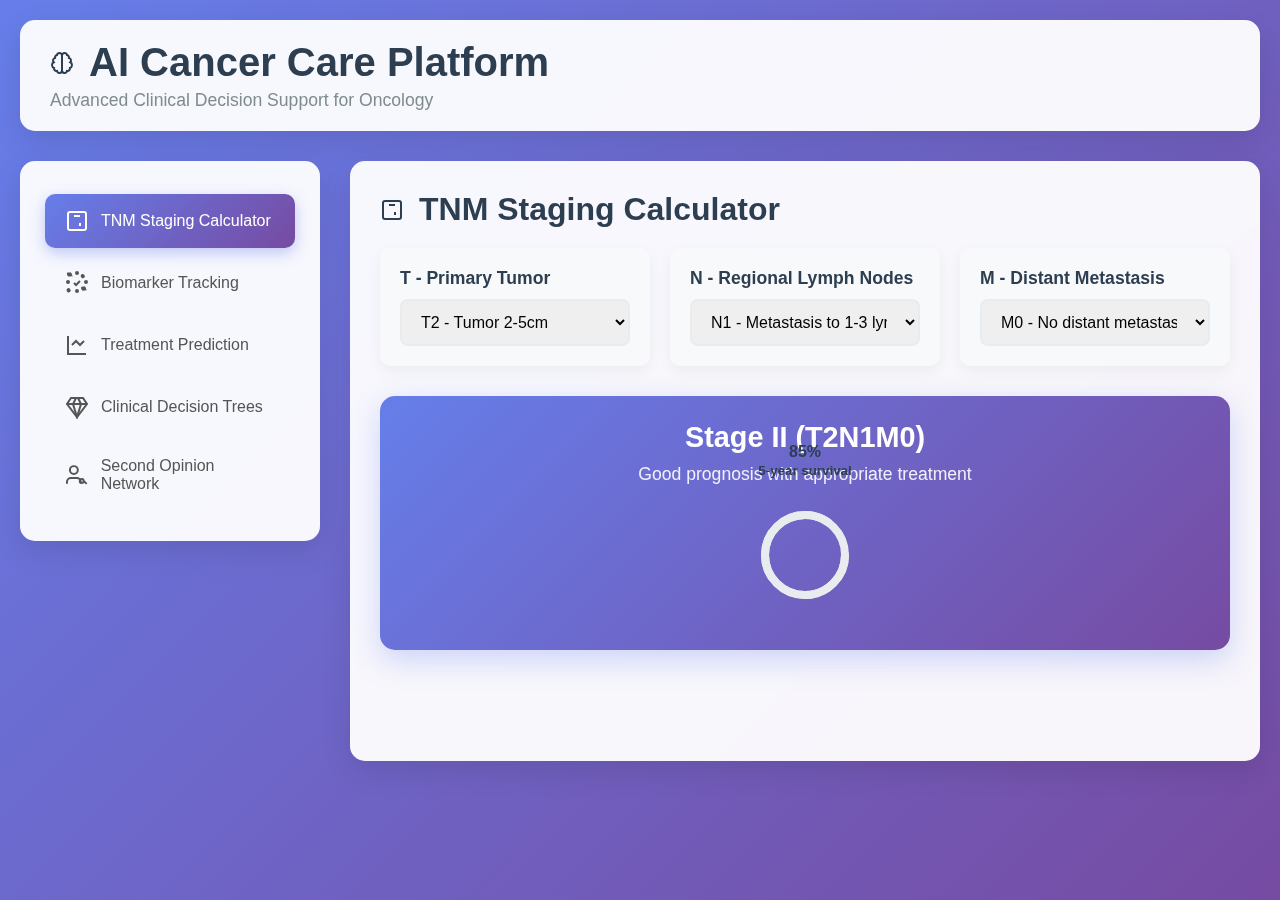
<file: templates/clinical.html>
<!DOCTYPE html>
<html lang="en">
<head>
    <meta charset="UTF-8">
    <meta name="viewport" content="width=device-width, initial-scale=1.0">
    <title>AI Cancer Care - Oncologist Dashboard</title>
    <style>
        * {
            margin: 0;
            padding: 0;
            box-sizing: border-box;
        }

        body {
            font-family: 'Segoe UI', Tahoma, Geneva, Verdana, sans-serif;
            background: linear-gradient(135deg, #667eea 0%, #764ba2 50%, #5a67d8 100%);
            background-size: 200% 200%;
            animation: gradientShift 15s ease-in-out infinite;
            min-height: 100vh;
            color: #333;
            /* margin: 0; */
            /* padding: 0; */
            /* overflow: hidden; */
            /* position: relative; */
        }

        .dashboard-container {
            max-width: 1400px;
            margin: 0 auto;
            padding: 20px;
        }

        .header {
            background: rgba(255, 255, 255, 0.95);
            backdrop-filter: blur(10px);
            border-radius: 15px;
            padding: 20px 30px;
            margin-bottom: 30px;
            box-shadow: 0 10px 30px rgba(0, 0, 0, 0.1);
        }

        .header h1 {
            color: #2c3e50;
            font-size: 2.5em;
            font-weight: 700;
            display: flex;
            align-items: center;
            gap: 15px;
        }

        .header p {
            color: #7f8c8d;
            font-size: 1.1em;
            margin-top: 5px;
        }

        .main-content {
            display: grid;
            grid-template-columns: 300px 1fr;
            gap: 30px;
        }

        .sidebar {
            background: rgba(255, 255, 255, 0.95);
            backdrop-filter: blur(10px);
            border-radius: 15px;
            padding: 25px;
            height: fit-content;
            box-shadow: 0 10px 30px rgba(0, 0, 0, 0.1);
        }

        .nav-item {
            display: flex;
            align-items: center;
            gap: 12px;
            padding: 15px 20px;
            margin: 8px 0;
            border-radius: 10px;
            cursor: pointer;
            transition: all 0.3s ease;
            color: #555;
            font-weight: 500;
        }

        .nav-item:hover {
            background: #f8f9fa;
            color: #2c3e50;
            transform: translateX(5px);
        }

        .nav-item.active {
            background: linear-gradient(135deg, #667eea, #764ba2);
            color: white;
            box-shadow: 0 5px 15px rgba(102, 126, 234, 0.4);
        }

        .content-area {
            background: rgba(255, 255, 255, 0.95);
            backdrop-filter: blur(10px);
            border-radius: 15px;
            padding: 30px;
            box-shadow: 0 10px 30px rgba(0, 0, 0, 0.1);
            min-height: 600px;
        }

        .feature-section {
            display: none;
        }

        .feature-section.active {
            display: block;
            animation: fadeIn 0.5s ease-in;
        }

        @keyframes fadeIn {
            from { opacity: 0; transform: translateY(20px); }
            to { opacity: 1; transform: translateY(0); }
        }

        .section-title {
            color: #2c3e50;
            font-size: 2em;
            font-weight: 600;
            margin-bottom: 20px;
            display: flex;
            align-items: center;
            gap: 15px;
        }

        .tnm-calculator {
            display: grid;
            grid-template-columns: repeat(auto-fit, minmax(250px, 1fr));
            gap: 20px;
            margin-bottom: 30px;
        }

        .tnm-input-group {
            background: #f8f9fa;
            border-radius: 10px;
            padding: 20px;
            box-shadow: 0 5px 15px rgba(0, 0, 0, 0.05);
        }

        .tnm-input-group label {
            display: block;
            font-weight: 600;
            color: #2c3e50;
            margin-bottom: 10px;
            font-size: 1.1em;
        }

        .tnm-select {
            width: 100%;
            padding: 12px 15px;
            border: 2px solid #e9ecef;
            border-radius: 8px;
            font-size: 1em;
            transition: border-color 0.3s ease;
        }

        .tnm-select:focus {
            outline: none;
            border-color: #667eea;
            box-shadow: 0 0 0 3px rgba(102, 126, 234, 0.1);
        }

        .staging-result {
            background: linear-gradient(135deg, #667eea, #764ba2);
            color: white;
            padding: 25px;
            border-radius: 15px;
            margin-top: 20px;
            text-align: center;
            box-shadow: 0 10px 30px rgba(102, 126, 234, 0.3);
        }

        .staging-result h3 {
            font-size: 1.8em;
            margin-bottom: 10px;
        }

        .staging-result p {
            font-size: 1.1em;
            opacity: 0.9;
        }

        .biomarker-grid {
            display: grid;
            grid-template-columns: repeat(auto-fit, minmax(300px, 1fr));
            gap: 20px;
            margin-bottom: 30px;
        }

        .biomarker-card {
            background: #f8f9fa;
            border-radius: 15px;
            padding: 25px;
            box-shadow: 0 5px 15px rgba(0, 0, 0, 0.05);
            transition: transform 0.3s ease;
        }

        .biomarker-card:hover {
            transform: translateY(-5px);
            box-shadow: 0 15px 35px rgba(0, 0, 0, 0.1);
        }

        .biomarker-header {
            display: flex;
            justify-content: between;
            align-items: center;
            margin-bottom: 15px;
        }

        .biomarker-title {
            font-weight: 600;
            color: #2c3e50;
            font-size: 1.2em;
        }

        .biomarker-status {
            padding: 5px 12px;
            border-radius: 20px;
            font-size: 0.9em;
            font-weight: 500;
        }

        .status-positive {
            background: #d4edda;
            color: #155724;
        }

        .status-negative {
            background: #f8d7da;
            color: #721c24;
        }

        .status-pending {
            background: #fff3cd;
            color: #856404;
        }

        .therapy-match {
            background: #e8f5e8;
            border: 2px solid #28a745;
            border-radius: 10px;
            padding: 15px;
            margin-top: 10px;
        }

        .therapy-match h4 {
            color: #155724;
            margin-bottom: 8px;
        }

        .prediction-cards {
            display: grid;
            grid-template-columns: repeat(auto-fit, minmax(250px, 1fr));
            gap: 20px;
            margin-bottom: 30px;
        }

        .prediction-card {
            background: #f8f9fa;
            border-radius: 15px;
            padding: 25px;
            text-align: center;
            box-shadow: 0 5px 15px rgba(0, 0, 0, 0.05);
        }

        .prediction-score {
            font-size: 3em;
            font-weight: 700;
            color: #28a745;
            margin: 15px 0;
        }

        .prediction-label {
            color: #6c757d;
            font-size: 1.1em;
            margin-bottom: 10px;
        }

        .confidence-bar {
            width: 100%;
            height: 8px;
            background: #e9ecef;
            border-radius: 4px;
            overflow: hidden;
            margin-top: 10px;
        }

        .confidence-fill {
            height: 100%;
            background: linear-gradient(90deg, #28a745, #20c997);
            transition: width 0.3s ease;
        }

        .decision-tree {
            margin-top: 20px;
        }

        .decision-node {
            background: #f8f9fa;
            border-radius: 10px;
            margin: 10px 0;
            overflow: hidden;
            box-shadow: 0 3px 10px rgba(0, 0, 0, 0.05);
        }

        .decision-header {
            padding: 15px 20px;
            cursor: pointer;
            display: flex;
            justify-content: space-between;
            align-items: center;
            background: #e9ecef;
            transition: background-color 0.3s ease;
        }

        .decision-header:hover {
            background: #dee2e6;
        }

        .decision-content {
            padding: 20px;
            display: none;
        }

        .decision-content.expanded {
            display: block;
        }

        .decision-recommendation {
            background: #e8f5e8;
            border-left: 4px solid #28a745;
            padding: 15px;
            margin: 10px 0;
            border-radius: 5px;
        }

        .network-grid {
            display: grid;
            grid-template-columns: repeat(auto-fit, minmax(350px, 1fr));
            gap: 25px;
        }

        .network-card {
            background: #f8f9fa;
            border-radius: 15px;
            padding: 25px;
            box-shadow: 0 5px 15px rgba(0, 0, 0, 0.05);
            transition: transform 0.3s ease;
        }

        .network-card:hover {
            transform: translateY(-5px);
            box-shadow: 0 15px 35px rgba(0, 0, 0, 0.1);
        }

        .network-header {
            display: flex;
            align-items: center;
            gap: 15px;
            margin-bottom: 15px;
        }

        .network-logo {
            width: 50px;
            height: 50px;
            border-radius: 50%;
            background: linear-gradient(135deg, #667eea, #764ba2);
            display: flex;
            align-items: center;
            justify-content: center;
            color: white;
            font-weight: bold;
            font-size: 1.2em;
        }

        .network-title {
            font-size: 1.3em;
            font-weight: 600;
            color: #2c3e50;
        }

        .network-specialty {
            color: #6c757d;
            font-size: 0.9em;
        }

        .network-stats {
            display: flex;
            gap: 20px;
            margin: 15px 0;
        }

        .stat-item {
            text-align: center;
        }

        .stat-value {
            font-size: 1.5em;
            font-weight: 600;
            color: #2c3e50;
        }

        .stat-label {
            color: #6c757d;
            font-size: 0.9em;
        }

        .action-buttons {
            display: flex;
            gap: 10px;
            margin-top: 20px;
        }

        .btn {
            padding: 10px 20px;
            border: none;
            border-radius: 8px;
            cursor: pointer;
            font-weight: 500;
            transition: all 0.3s ease;
            display: flex;
            align-items: center;
            gap: 8px;
        }

        .btn-primary {
            background: linear-gradient(135deg, #667eea, #764ba2);
            color: white;
        }

        .btn-secondary {
            background: #f8f9fa;
            color: #6c757d;
            border: 2px solid #e9ecef;
        }

        .btn:hover {
            transform: translateY(-2px);
            box-shadow: 0 5px 15px rgba(0, 0, 0, 0.2);
        }

        .progress-ring {
            width: 100px;
            height: 100px;
            margin: 20px auto;
        }

        .progress-ring circle {
            fill: none;
            stroke: #e9ecef;
            stroke-width: 8;
        }

        .progress-ring .progress {
            stroke: #28a745;
            stroke-linecap: round;
            transition: stroke-dasharray 0.5s ease;
        }

        .icon {
            width: 24px;
            height: 24px;
        }

        @media (max-width: 768px) {
            .main-content {
                grid-template-columns: 1fr;
            }
            
            .sidebar {
                order: 2;
            }
            
            .header h1 {
                font-size: 2em;
            }
        }
    </style>
</head>
<body>
    <!-- <div class="particles-container" id="particles"></div> -->

    <div class="dashboard-container">
        <div class="header">
            <h1>
                <svg class="icon" viewBox="0 0 24 24" fill="none" stroke="currentColor" stroke-width="2">
                    <path d="M9.5 2A2.5 2.5 0 0 1 12 4.5v15a2.5 2.5 0 0 1-4.96.44 2.5 2.5 0 0 1-2.96-3.08 3 3 0 0 1-.34-5.58 2.5 2.5 0 0 1 1.32-4.24 2.5 2.5 0 0 1 1.98-3A2.5 2.5 0 0 1 9.5 2Z"/>
                    <path d="M14.5 2A2.5 2.5 0 0 0 12 4.5v15a2.5 2.5 0 0 0 4.96.44 2.5 2.5 0 0 0 2.96-3.08 3 3 0 0 0 .34-5.58 2.5 2.5 0 0 0-1.32-4.24 2.5 2.5 0 0 0-1.98-3A2.5 2.5 0 0 0 14.5 2Z"/>
                </svg>
                AI Cancer Care Platform
            </h1>
            <p>Advanced Clinical Decision Support for Oncology</p>
        </div>

        <div class="main-content">
            <div class="sidebar">
                <div class="nav-item active" onclick="showSection('staging')">
                    <svg class="icon" viewBox="0 0 24 24" fill="none" stroke="currentColor" stroke-width="2">
                        <path d="M9 7h6m0 10v-3m-3 3h.01M9 17h.01M9 14h.01M12 14h.01M15 14h.01M12 11h.01M15 11h.01M12 8h.01M15 8h.01"/>
                        <path d="M5 3a2 2 0 0 0-2 2v14a2 2 0 0 0 2 2h14a2 2 0 0 0 2-2V5a2 2 0 0 0-2-2H5Z"/>
                    </svg>
                    TNM Staging Calculator
                </div>
                <div class="nav-item" onclick="showSection('biomarkers')">
                    <svg class="icon" viewBox="0 0 24 24" fill="none" stroke="currentColor" stroke-width="2">
                        <path d="M9 12l2 2 4-4"/>
                        <path d="M21 12c.552 0 1-.448 1-1s-.448-1-1-1-1 .448-1 1 .448 1 1 1z"/>
                        <path d="M3 12c.552 0 1-.448 1-1s-.448-1-1-1-1 .448-1 1 .448 1 1 1z"/>
                        <path d="M12 21c.552 0 1-.448 1-1s-.448-1-1-1-1 .448-1 1 .448 1 1 1z"/>
                        <path d="M12 3c.552 0 1-.448 1-1s-.448-1-1-1-1 .448-1 1 .448 1 1 1z"/>
                        <path d="M18.364 18.364c.39.39 1.024.39 1.414 0s.39-1.024 0-1.414-.39-1.024-1.024-.39-1.024.39-1.414 0-.39 1.024 0 1.414.39 1.024 1.024.39 1.024-.39 1.414 0z"/>
                        <path d="M4.222 4.222c.39.39 1.024.39 1.414 0s.39-1.024 0-1.414-.39-1.024-1.024-.39-1.024.39-1.414 0-.39 1.024 0 1.414.39 1.024 1.024.39 1.024-.39 1.414 0z"/>
                        <path d="M18.364 5.636c.39-.39.39-1.024 0-1.414s-1.024-.39-1.414 0-.39 1.024 0 1.414.39 1.024 1.024.39 1.024-.39 1.414 0z"/>
                        <path d="M4.222 19.778c.39-.39.39-1.024 0-1.414s-1.024-.39-1.414 0-.39 1.024 0 1.414.39 1.024 1.024.39 1.024-.39 1.414 0z"/>
                    </svg>
                    Biomarker Tracking
                </div>
                <div class="nav-item" onclick="showSection('prediction')">
                    <svg class="icon" viewBox="0 0 24 24" fill="none" stroke="currentColor" stroke-width="2">
                        <path d="M3 3v18h18"/>
                        <path d="M7 12l4-4 4 4 4-4"/>
                    </svg>
                    Treatment Prediction
                </div>
                <div class="nav-item" onclick="showSection('decisions')">
                    <svg class="icon" viewBox="0 0 24 24" fill="none" stroke="currentColor" stroke-width="2">
                        <path d="M6 3h12l4 6-10 13L2 9l4-6z"/>
                        <path d="M11 3 8 9l4 13 4-13-3-6"/>
                        <path d="M2 9h20"/>
                    </svg>
                    Clinical Decision Trees
                </div>
                <div class="nav-item" onclick="showSection('network')">
                    <svg class="icon" viewBox="0 0 24 24" fill="none" stroke="currentColor" stroke-width="2">
                        <path d="M16 21v-2a4 4 0 0 0-4-4H6a4 4 0 0 0-4 4v2"/>
                        <circle cx="9" cy="7" r="4"/>
                        <path d="m22 21-3-3m0 0a2 2 0 1 1-4 0 2 2 0 0 1 4 0z"/>
                    </svg>
                    Second Opinion Network
                </div>
            </div>

            <div class="content-area">
                <!-- TNM Staging Calculator -->
                <div id="staging" class="feature-section active">
                    <h2 class="section-title">
                        <svg class="icon" viewBox="0 0 24 24" fill="none" stroke="currentColor" stroke-width="2">
                            <path d="M9 7h6m0 10v-3m-3 3h.01M9 17h.01M9 14h.01M12 14h.01M15 14h.01M12 11h.01M15 11h.01M12 8h.01M15 8h.01"/>
                            <path d="M5 3a2 2 0 0 0-2 2v14a2 2 0 0 0 2 2h14a2 2 0 0 0 2-2V5a2 2 0 0 0-2-2H5Z"/>
                        </svg>
                        TNM Staging Calculator
                    </h2>
                    
                    <div class="tnm-calculator">
                        <div class="tnm-input-group">
                            <label for="t-stage">T - Primary Tumor</label>
                            <select id="t-stage" class="tnm-select" onchange="calculateStage()">
                                <option value="">Select T Stage</option>
                                <option value="T0">T0 - No evidence of primary tumor</option>
                                <option value="Tis">Tis - Carcinoma in situ</option>
                                <option value="T1">T1 - Tumor ≤ 2cm</option>
                                <option value="T2">T2 - Tumor 2-5cm</option>
                                <option value="T3">T3 - Tumor > 5cm</option>
                                <option value="T4">T4 - Tumor with direct extension</option>
                            </select>
                        </div>
                        
                        <div class="tnm-input-group">
                            <label for="n-stage">N - Regional Lymph Nodes</label>
                            <select id="n-stage" class="tnm-select" onchange="calculateStage()">
                                <option value="">Select N Stage</option>
                                <option value="N0">N0 - No regional lymph node metastasis</option>
                                <option value="N1">N1 - Metastasis to 1-3 lymph nodes</option>
                                <option value="N2">N2 - Metastasis to 4-9 lymph nodes</option>
                                <option value="N3">N3 - Metastasis to ≥10 lymph nodes</option>
                            </select>
                        </div>
                        
                        <div class="tnm-input-group">
                            <label for="m-stage">M - Distant Metastasis</label>
                            <select id="m-stage" class="tnm-select" onchange="calculateStage()">
                                <option value="">Select M Stage</option>
                                <option value="M0">M0 - No distant metastasis</option>
                                <option value="M1">M1 - Distant metastasis present</option>
                            </select>
                        </div>
                    </div>
                    
                    <div id="staging-result" class="staging-result" style="display: none;">
                        <h3 id="stage-display">Stage</h3>
                        <p id="prognosis-display">Prognosis and survival data</p>
                        <div class="progress-ring">
                            <svg width="100" height="100">
                                <circle cx="50" cy="50" r="40" stroke="#e9ecef" stroke-width="8" fill="none"/>
                                <circle id="survival-ring" cx="50" cy="50" r="40" stroke="#28a745" stroke-width="8" fill="none" 
                                        stroke-linecap="round" stroke-dasharray="251.2" stroke-dashoffset="125.6"/>
                            </svg>
                            <div style="position: absolute; top: 50%; left: 50%; transform: translate(-50%, -50%); font-weight: bold; color: #2c3e50;">
                                <span id="survival-rate">85%</span><br>
                                <small>5-year survival</small>
                            </div>
                        </div>
                    </div>
                </div>

                <!-- Treatment Response Prediction -->
                <div id="prediction" class="feature-section">
                    <h2 class="section-title">
                        <svg class="icon" viewBox="0 0 24 24" fill="none" stroke="currentColor" stroke-width="2">
                            <path d="M3 3v18h18"/>
                            <path d="M7 12l4-4 4 4 4-4"/>
                        </svg>
                        Treatment Response Prediction
                    </h2>
                    
                    <div class="prediction-cards">
                        <div class="prediction-card">
                            <div class="prediction-label">Chemotherapy Response</div>
                            <div class="prediction-score">87%</div>
                            <div class="confidence-bar">
                                <div class="confidence-fill" style="width: 87%;"></div>
                            </div>
                            <p style="margin-top: 15px; color: #6c757d;">High likelihood of pathological complete response (pCR) with AC-T regimen</p>
                        </div>
                        
                        <div class="prediction-card">
                            <div class="prediction-label">Hormone Therapy Response</div>
                            <div class="prediction-score">92%</div>
                            <div class="confidence-bar">
                                <div class="confidence-fill" style="width: 92%;"></div>
                            </div>
                            <p style="margin-top: 15px; color: #6c757d;">Excellent response expected with Tamoxifen therapy based on receptor status</p>
                        </div>
                        
                        <div class="prediction-card">
                            <div class="prediction-label">5-Year Survival</div>
                            <div class="prediction-score">94%</div>
                            <div class="confidence-bar">
                                <div class="confidence-fill" style="width: 94%;"></div>
                            </div>
                            <p style="margin-top: 15px; color: #6c757d;">Excellent prognosis with recommended multimodal treatment approach</p>
                        </div>
                        
                        <div class="prediction-card">
                            <div class="prediction-label">Recurrence Risk</div>
                            <div class="prediction-score" style="color: #dc3545;">12%</div>
                            <div class="confidence-bar">
                                <div class="confidence-fill" style="width: 12%; background: linear-gradient(90deg, #dc3545, #fd7e14);"></div>
                            </div>
                            <p style="margin-top: 15px; color: #6c757d;">Low risk of recurrence within 10 years with optimal treatment</p>
                        </div>
                    </div>
                    
                    <div style="background: #f8f9fa; padding: 25px; border-radius: 15px; margin-top: 30px;">
                        <h3 style="color: #2c3e50; margin-bottom: 20px;">AI Model Insights</h3>
                        <div style="display: grid; grid-template-columns: repeat(auto-fit, minmax(250px, 1fr)); gap: 20px;">
                            <div>
                                <h4 style="color: #495057; margin-bottom: 10px;">Key Predictive Factors</h4>
                                <ul style="color: #6c757d; line-height: 1.6;">
                                    <li>Strong ER/PR positivity (95%/80%)</li>
                                    <li>HER2 negative status</li>
                                    <li>Tumor size (T2)</li>
                                    <li>Limited nodal involvement</li>
                                </ul>
                            </div>
                            <div>
                                <h4 style="color: #495057; margin-bottom: 10px;">Model Performance</h4>
                                <ul style="color: #6c757d; line-height: 1.6;">
                                    <li>Training accuracy: 94.2%</li>
                                    <li>Validation AUC: 0.91</li>
                                    <li>Cohort size: 15,847 patients</li>
                                    <li>Last updated: June 2025</li>
                                </ul>
                            </div>
                        </div>
                    </div>
                </div>

                <!-- Clinical Decision Trees -->
                <div id="decisions" class="feature-section">
                    <h2 class="section-title">
                        <svg class="icon" viewBox="0 0 24 24" fill="none" stroke="currentColor" stroke-width="2">
                            <path d="M6 3h12l4 6-10 13L2 9l4-6z"/>
                            <path d="M11 3 8 9l4 13 4-13-3-6"/>
                            <path d="M2 9h20"/>
                        </svg>
                        Clinical Decision Trees
                    </h2>
                    
                    <div class="decision-tree">
                        <div class="decision-node">
                            <div class="decision-header" onclick="toggleDecisionNode('node1')">
                                <div>
                                    <strong>Primary Treatment Decision</strong>
                                    <div style="color: #6c757d; font-size: 0.9em;">T2N1M0, ER+/PR+, HER2-</div>
                                </div>
                                <svg id="chevron1" class="icon" viewBox="0 0 24 24" fill="none" stroke="currentColor" stroke-width="2">
                                    <path d="M9 18l6-6-6-6"/>
                                </svg>
                            </div>
                            <div id="content1" class="decision-content">
                                <div class="decision-recommendation">
                                    <h4>Recommended: Neoadjuvant Chemotherapy</h4>
                                    <p><strong>Rationale:</strong> T2 tumor with nodal involvement. Neoadjuvant approach allows for:</p>
                                    <ul style="margin: 10px 0 10px 20px;">
                                        <li>Tumor downstaging for breast conservation</li>
                                        <li>Early assessment of treatment response</li>
                                        <li>Elimination of micrometastases</li>
                                    </ul>
                                    <p><strong>Recommended Regimen:</strong> AC-T (Adriamycin/Cyclophosphamide → Taxane)</p>
                                </div>
                                <div style="margin-top: 15px;">
                                    <h4>Alternative Considerations:</h4>
                                    <p>If patient prefers upfront surgery: Surgery → Adjuvant chemotherapy → Hormone therapy</p>
                                </div>
                            </div>
                        </div>
                        
                        <div class="decision-node">
                            <div class="decision-header" onclick="toggleDecisionNode('node2')">
                                <div>
                                    <strong>Surgical Approach</strong>
                                    <div style="color: #6c757d; font-size: 0.9em;">Post-neoadjuvant response assessment</div>
                                </div>
                                <svg id="chevron2" class="icon" viewBox="0 0 24 24" fill="none" stroke="currentColor" stroke-width="2">
                                    <path d="M9 18l6-6-6-6"/>
                                </svg>
                            </div>
                            <div id="content2" class="decision-content">
                                <div class="decision-recommendation">
                                    <h4>Recommended: Breast Conservation Surgery</h4>
                                    <p><strong>Rationale:</strong> Excellent response to neoadjuvant therapy (>50% reduction)</p>
                                    <ul style="margin: 10px 0 10px 20px;">
                                        <li>Tumor now suitable for lumpectomy</li>
                                        <li>Sentinel lymph node biopsy appropriate</li>
                                        <li>Radiation therapy will be required</li>
                                    </ul>
                                </div>
                                <div style="background: #fff3cd; padding: 15px; border-radius: 8px; margin-top: 15px;">
                                    <h4>Alternative if Poor Response:</h4>
                                    <p>Consider mastectomy if <30% response or positive margins anticipated</p>
                                </div>
                            </div>
                        </div>
                        
                        <div class="decision-node">
                            <div class="decision-header" onclick="toggleDecisionNode('node3')">
                                <div>
                                    <strong>Adjuvant Hormone Therapy</strong>
                                    <div style="color: #6c757d; font-size: 0.9em;">ER+/PR+ postmenopausal patient</div>
                                </div>
                                <svg id="chevron3" class="icon" viewBox="0 0 24 24" fill="none" stroke="currentColor" stroke-width="2">
                                    <path d="M9 18l6-6-6-6"/>
                                </svg>
                            </div>
                            <div id="content3" class="decision-content">
                                <div class="decision-recommendation">
                                    <h4>Recommended: Aromatase Inhibitor</h4>
                                    <p><strong>First-line:</strong> Anastrozole 1mg daily for 5-10 years</p>
                                    <ul style="margin: 10px 0 10px 20px;">
                                        <li>Superior to Tamoxifen in postmenopausal women</li>
                                        <li>Lower risk of thromboembolic events</li>
                                        <li>Monitor bone density (DEXA scan)</li>
                                    </ul>
                                </div>
                                <div style="margin-top: 15px;">
                                    <h4>Alternative Options:</h4>
                                    <p><strong>Letrozole:</strong> If anastrozole not tolerated<br>
                                    <strong>Tamoxifen:</strong> If contraindication to AI or patient preference</p>
                                </div>
                            </div>
                        </div>
                        
                        <div class="decision-node">
                            <div class="decision-header" onclick="toggleDecisionNode('node4')">
                                <div>
                                    <strong>Follow-up Surveillance</strong>
                                    <div style="color: #6c757d; font-size: 0.9em;">Evidence-based monitoring protocol</div>
                                </div>
                                <svg id="chevron4" class="icon" viewBox="0 0 24 24" fill="none" stroke="currentColor" stroke-width="2">
                                    <path d="M9 18l6-6-6-6"/>
                                </svg>
                            </div>
                            <div id="content4" class="decision-content">
                                <div class="decision-recommendation">
                                    <h4>Recommended Surveillance Schedule</h4>
                                    <div style="display: grid; grid-template-columns: repeat(auto-fit, minmax(200px, 1fr)); gap: 15px; margin: 15px 0;">
                                        <div>
                                            <h5>Years 1-3:</h5>
                                            <ul style="margin-left: 20px;">
                                                <li>Clinical exam q 3-6 months</li>
                                                <li>Annual mammography</li>
                                                <li>CBC, CMP as indicated</li>
                                            </ul>
                                        </div>
                                        <div>
                                            <h5>Years 4-5:</h5>
                                            <ul style="margin-left: 20px;">
                                                <li>Clinical exam q 6-12 months</li>
                                                <li>Annual mammography</li>
                                                <li>DEXA scan (if on AI)</li>
                                            </ul>
                                        </div>
                                        <div>
                                            <h5>Years 6+:</h5>
                                            <ul style="margin-left: 20px;">
                                                <li>Annual clinical exam</li>
                                                <li>Annual mammography</li>
                                                <li>Routine preventive care</li>
                                            </ul>
                                        </div>
                                    </div>
                                </div>
                            </div>
                        </div>
                    </div>
                </div>

                <!-- Second Opinion Network -->
                <div id="network" class="feature-section">
                    <h2 class="section-title">
                        <svg class="icon" viewBox="0 0 24 24" fill="none" stroke="currentColor" stroke-width="2">
                            <path d="M16 21v-2a4 4 0 0 0-4-4H6a4 4 0 0 0-4 4v2"/>
                            <circle cx="9" cy="7" r="4"/>
                            <path d="m22 21-3-3m0 0a2 2 0 1 1-4 0 2 2 0 0 1 4 0z"/>
                        </svg>
                        Second Opinion Network
                    </h2>
                    
                    <div class="network-grid">
                        <div class="network-card">
                            <div class="network-header">
                                <div class="network-logo">MSK</div>
                                <div>
                                    <div class="network-title">Memorial Sloan Kettering</div>
                                    <div class="network-specialty">Breast Cancer Center</div>
                                </div>
                            </div>
                            <div class="network-stats">
                                <div class="stat-item">
                                    <div class="stat-value">4.9</div>
                                    <div class="stat-label">Rating</div>
                                </div>
                                <div class="stat-item">
                                    <div class="stat-value">2,847</div>
                                    <div class="stat-label">Cases/Year</div>
                                </div>
                                <div class="stat-item">
                                    <div class="stat-value">96%</div>
                                    <div class="stat-label">Survival Rate</div>
                                </div>
                            </div>
                            <p style="color: #6c757d; margin: 15px 0; line-height: 1.5;">
                                Leading cancer center with specialized breast oncology team. Expert in complex cases and clinical trials.
                            </p>
                            <div class="action-buttons">
                                <button class="btn btn-primary">
                                    <svg class="icon" viewBox="0 0 24 24" fill="none" stroke="currentColor" stroke-width="2">
                                        <path d="M22 16.92v3a2 2 0 0 1-2.18 2 19.79 19.79 0 0 1-8.63-3.07 19.5 19.5 0 0 1-6-6 19.79 19.79 0 0 1-3.07-8.67A2 2 0 0 1 4.11 2h3a2 2 0 0 1 2 1.72 12.84 12.84 0 0 0 .7 2.81 2 2 0 0 1-.45 2.11L8.09 9.91a16 16 0 0 0 6 6l1.27-1.27a2 2 0 0 1 2.11-.45 12.84 12.84 0 0 0 2.81.7A2 2 0 0 1 22 16.92z"/>
                                    </svg>
                                    Request Consult
                                </button>
                                <button class="btn btn-secondary">
                                    <svg class="icon" viewBox="0 0 24 24" fill="none" stroke="currentColor" stroke-width="2">
                                        <path d="M4 4h16c1.1 0 2 .9 2 2v12c0 1.1-.9 2-2 2H4c-1.1 0-2-.9-2-2V6c0-1.1.9-2 2-2z"/>
                                        <polyline points="22,6 12,13 2,6"/>
                                    </svg>
                                    Send Records
                                </button>
                            </div>
                        </div>
                        
                        <div class="network-card">
                            <div class="network-header">
                                <div class="network-logo">MDA</div>
                                <div>
                                    <div class="network-title">MD Anderson Cancer Center</div>
                                    <div class="network-specialty">Oncology Specialists</div>
                                </div>
                            </div>
                            <div class="network-stats">
                                <div class="stat-item">
                                    <div class="stat-value">4.8</div>
                                    <div class="stat-label">Rating</div>
                                </div>
                                <div class="stat-item">
                                    <div class="stat-value">3,201</div>
                                    <div class="stat-label">Cases/Year</div>
                                </div>
                                <div class="stat-item">
                                    <div class="stat-value">95%</div>
                                    <div class="stat-label">Survival Rate</div>
                                </div>
                            </div>
                            <p style="color: #6c757d; margin: 15px 0; line-height: 1.5;">
                                Comprehensive cancer center with cutting-edge research and personalized treatment approaches.
                            </p>
                            <div class="action-buttons">
                                <button class="btn btn-primary">
                                    <svg class="icon" viewBox="0 0 24 24" fill="none" stroke="currentColor" stroke-width="2">
                                        <path d="M22 16.92v3a2 2 0 0 1-2.18 2 19.79 19.79 0 0 1-8.63-3.07 19.5 19.5 0 0 1-6-6 19.79 19.79 0 0 1-3.07-8.67A2 2 0 0 1 4.11 2h3a2 2 0 0 1 2 1.72 12.84 12.84 0 0 0 .7 2.81 2 2 0 0 1-.45 2.11L8.09 9.91a16 16 0 0 0 6 6l1.27-1.27a2 2 0 0 1 2.11-.45 12.84 12.84 0 0 0 2.81.7A2 2 0 0 1 22 16.92z"/>
                                    </svg>
                                    Request Consult
                                </button>
                                <button class="btn btn-secondary">
                                    <svg class="icon" viewBox="0 0 24 24" fill="none" stroke="currentColor" stroke-width="2">
                                        <path d="M18 13v6a2 2 0 0 1-2 2H5a2 2 0 0 1-2-2V8a2 2 0 0 1 2-2h6"/>
                                        <polyline points="15,3 21,3 21,9"/>
                                        <line x1="10" y1="14" x2="21" y2="3"/>
                                    </svg>
                                    View Profile
                                </button>
                            </div>
                        </div>
                        
                        <div class="network-card">
                            <div class="network-header">
                                <div class="network-logo">JHU</div>
                                <div>
                                    <div class="network-title">Johns Hopkins</div>
                                    <div class="network-specialty">Kimmel Cancer Center</div>
                                </div>
                            </div>
                            <div class="network-stats">
                                <div class="stat-item">
                                    <div class="stat-value">4.7</div>
                                    <div class="stat-label">Rating</div>
                                </div>
                                <div class="stat-item">
                                    <div class="stat-value">2,156</div>
                                    <div class="stat-label">Cases/Year</div>
                                </div>
                                <div class="stat-item">
                                    <div class="stat-value">94%</div>
                                    <div class="stat-label">Survival Rate</div>
                                </div>
                            </div>
                            <p style="color: #6c757d; margin: 15px 0; line-height: 1.5;">
                                World-renowned academic medical center with expertise in precision medicine and immunotherapy.
                            </p>
                            <div class="action-buttons">
                                <button class="btn btn-primary">
                                    <svg class="icon" viewBox="0 0 24 24" fill="none" stroke="currentColor" stroke-width="2">
                                        <path d="M8 2v4"/>
                                        <path d="M16 2v4"/>
                                        <rect width="18" height="18" x="3" y="4" rx="2"/>
                                        <path d="M3 10h18"/>
                                    </svg>
                                    Schedule Meeting
                                </button>
                                <button class="btn btn-secondary">
                                    <svg class="icon" viewBox="0 0 24 24" fill="none" stroke="currentColor" stroke-width="2">
                                        <circle cx="12" cy="12" r="10"/>
                                        <path d="M12 16v-4"/>
                                        <path d="M12 8h.01"/>
                                    </svg>
                                    Get Info
                                </button>
                            </div>
                        </div>
                        
                        <div class="network-card">
                            <div class="network-header">
                                <div class="network-logo">SMC</div>
                                <div>
                                    <div class="network-title">Stanford Medicine</div>
                                    <div class="network-specialty">Cancer Institute</div>
                                </div>
                            </div>
                            <div class="network-stats">
                                <div class="stat-item">
                                    <div class="stat-value">4.6</div>
                                    <div class="stat-label">Rating</div>
                                </div>
                                <div class="stat-item">
                                    <div class="stat-value">1,892</div>
                                    <div class="stat-label">Cases/Year</div>
                                </div>
                                <div class="stat-item">
                                    <div class="stat-value">93%</div>
                                    <div class="stat-label">Survival Rate</div>
                                </div>
                            </div>
                            <p style="color: #6c757d; margin: 15px 0; line-height: 1.5;">
                                Innovation-focused cancer center with emphasis on breakthrough therapies and clinical trials.
                            </p>
                            <div class="action-buttons">
                                <button class="btn btn-primary">
                                    <svg class="icon" viewBox="0 0 24 24" fill="none" stroke="currentColor" stroke-width="2">
                                        <path d="M14.5 4h-5L7 7H4a2 2 0 0 0-2 2v9a2 2 0 0 0 2 2h16a2 2 0 0 0 2-2V9a2 2 0 0 0-2-2h-3l-2.5-3z"/>
                                        <circle cx="12" cy="13" r="3"/>
                                    </svg>
                                    Virtual Consult
                                </button>
                                <button class="btn btn-secondary">
                                    <svg class="icon" viewBox="0 0 24 24" fill="none" stroke="currentColor" stroke-width="2">
                                        <path d="M4 15s1-1 4-1 5 2 8 2 4-1 4-1V3s-1 1-4 1-5-2-8-2-4 1-4 1z"/>
                                        <line x1="4" y1="22" x2="4" y2="15"/>
                                    </svg>
                                    Clinical Trials
                                </button>
                            </div>
                        </div>
                    </div>
                    
                    <div style="background: #f8f9fa; padding: 25px; border-radius: 15px; margin-top: 30px;">
                        <h3 style="color: #2c3e50; margin-bottom: 20px;">Network Benefits</h3>
                        <div style="display: grid; grid-template-columns: repeat(auto-fit, minmax(250px, 1fr)); gap: 20px;">
                            <div>
                                <h4 style="color: #495057; margin-bottom: 10px;">Access to Expertise</h4>
                                <p style="color: #6c757d;">Connect with leading oncologists and specialized cancer centers for complex cases.</p>
                            </div>
                            <div>
                                <h4 style="color: #495057; margin-bottom: 10px;">Clinical Trials</h4>
                                <p style="color: #6c757d;">Identify and refer patients to cutting-edge clinical trials and experimental treatments.</p>
                            </div>
                            <div>
                                <h4 style="color: #495057; margin-bottom: 10px;">Multidisciplinary Care</h4>
                                <p style="color: #6c757d;">Coordinate care across multiple specialties for comprehensive treatment planning.</p>
                            </div>
                            <div>
                                <h4 style="color: #495057; margin-bottom: 10px;">Quality Assurance</h4>
                                <p style="color: #6c757d;">Validate treatment decisions with peer review and evidence-based recommendations.</p>
                            </div>
                        </div>
                    </div>
                </div>

                <!-- Biomarker Tracking -->
                <div id="biomarkers" class="feature-section">
                    <h2 class="section-title">
                        <svg class="icon" viewBox="0 0 24 24" fill="none" stroke="currentColor" stroke-width="2">
                            <path d="M9 12l2 2 4-4"/>
                            <path d="M21 12c.552 0 1-.448 1-1s-.448-1-1-1-1 .448-1 1 .448 1 1 1z"/>
                            <path d="M3 12c.552 0 1-.448 1-1s-.448-1-1-1-1 .448-1 1 .448 1 1 1z"/>
                        </svg>
                        Biomarker Tracking & Targeted Therapy
                    </h2>
                    
                    <div class="biomarker-grid">
                        <div class="biomarker-card">
                            <div class="biomarker-header">
                                <div class="biomarker-title">Hormone Receptors</div>
                                <div class="biomarker-status status-positive">Positive</div>
                            </div>
                            <div style="margin: 15px 0;">
                                <div style="display: flex; justify-content: space-between; margin: 8px 0;">
                                    <span>ER (Estrogen Receptor)</span>
                                    <strong>95% Positive</strong>
                                </div>
                                <div style="display: flex; justify-content: space-between; margin: 8px 0;">
                                    <span>PR (Progesterone Receptor)</span>
                                    <strong>80% Positive</strong>
                                </div>
                            </div>
                            <div class="therapy-match">
                                <h4>Recommended Therapy</h4>
                                <p>Tamoxifen or Aromatase Inhibitor therapy recommended. High likelihood of response to hormonal therapy.</p>
                            </div>
                        </div>
                        
                        <div class="biomarker-card">
                            <div class="biomarker-header">
                                <div class="biomarker-title">HER2 Status</div>
                                <div class="biomarker-status status-negative">Negative</div>
                            </div>
                            <div style="margin: 15px 0;">
                                <div style="display: flex; justify-content: space-between; margin: 8px 0;">
                                    <span>HER2 IHC Score</span>
                                    <strong>1+</strong>
                                </div>
                                <div style="display: flex; justify-content: space-between; margin: 8px 0;">
                                    <span>HER2 FISH Ratio</span>
                                    <strong>1.2</strong>
                                </div>
                            </div>
                            <div style="background: #f8f9fa; padding: 15px; border-radius: 8px;">
                                <p>HER2-targeted therapy not indicated. Consider alternative treatment pathways.</p>
                            </div>
                        </div>
                        
                        <div class="biomarker-card">
                            <div class="biomarker-header">
                                <div class="biomarker-title">Genetic Testing</div>
                                <div class="biomarker-status status-pending">Pending</div>
                            </div>
                            <div style="margin: 15px 0;">
                                <div style="display: flex; justify-content: space-between; margin: 8px 0;">
                                    <span>BRCA1/BRCA2</span>
                                    <strong>In Progress</strong>
                                </div>
                                <div style="display: flex; justify-content: space-between; margin: 8px 0;">
                                    <span>Oncotype DX</span>
                                    <strong>Ordered</strong>
                                </div>
                            </div>
                            <div style="background: #fff3cd; padding: 15px; border-radius: 8px; color: #856404;">
                                <p>Results expected within 7-10 business days. Will enable personalized treatment scoring.</p>
                            </div>
                        </div>
                        
                        <div class="biomarker-card">
                            <div class="biomarker-header">
                                <div class="biomarker-title">Ki-67 Proliferation</div>
                                <div class="biomarker-status status-positive">High</div>
                            </div>
                            <div style="margin: 15px 0;">
                                <div style="display: flex; justify-content: space-between; margin: 8px 0;">
                                    <span>Ki-67 Index</span>
                                    <strong>35%</strong>
                                </div>
                                <div style="display: flex; justify-content: space-between; margin: 8px 0;">
                                    <span>Grade</span>
                                    <strong>Grade 3</strong>
                                </div>
                            </div>
                            <div class="therapy-match">
                                <h4>Treatment Implications</h4>
                                <p>High proliferation index suggests aggressive tumor biology. Consider adjuvant chemotherapy.</p>
                            </div>
                        </div>
                    </div>
                </div>
            </div>
        </div>
    </div>

    <script>
        function createParticle() {
            const particle = document.createElement('div');
            particle.className = Math.random() > 0.5 ? 'particle medical' : 'particle tech';
            
            // Random size between 4-12px
            const size = Math.random() * 8 + 4;
            particle.style.width = size + 'px';
            particle.style.height = size + 'px';
            
            // Random horizontal position
            particle.style.left = Math.random() * 100 + '%';
            
            // Random animation duration
            const duration = Math.random() * 10 + 15;
            particle.style.animationDuration = duration + 's';
            
            // Random delay
            particle.style.animationDelay = Math.random() * 5 + 's';
            
            document.getElementById('particles').appendChild(particle);
            
            // Remove particle after animation
            setTimeout(() => {
                if (particle.parentNode) {
                    particle.parentNode.removeChild(particle);
                }
            }, (duration + 5) * 1000);
        }

        function createPulseCircle() {
            const circle = document.createElement('div');
            circle.className = 'pulse-circle';
            
            const size = Math.random() * 200 + 100;
            circle.style.width = size + 'px';
            circle.style.height = size + 'px';
            circle.style.left = Math.random() * (window.innerWidth - size) + 'px';
            circle.style.top = Math.random() * (window.innerHeight - size) + 'px';
            
            document.getElementById('particles').appendChild(circle);
            
            setTimeout(() => {
                if (circle.parentNode) {
                    circle.parentNode.removeChild(circle);
                }
            }, 4000);
        }

        // Create particles continuously
        setInterval(createParticle, 800);
        
        // Create pulse circles occasionally
        setInterval(createPulseCircle, 3000);
        
        // Initial particles
        for (let i = 0; i < 15; i++) {
            setTimeout(createParticle, i * 200);
        }
        
        // Initial pulse circles
        setTimeout(createPulseCircle, 1000);
        setTimeout(createPulseCircle, 2000);
        // Navigation functionality
        function showSection(sectionId) {
            // Hide all sections
            document.querySelectorAll('.feature-section').forEach(section => {
                section.classList.remove('active');
            });
            
            // Remove active class from all nav items
            document.querySelectorAll('.nav-item').forEach(item => {
                item.classList.remove('active');
            });
            
            // Show selected section
            document.getElementById(sectionId).classList.add('active');
            
            // Add active class to clicked nav item
            event.target.closest('.nav-item').classList.add('active');
        }

        // TNM Staging Calculator
        function calculateStage() {
            const tStage = document.getElementById('t-stage').value;
            const nStage = document.getElementById('n-stage').value;
            const mStage = document.getElementById('m-stage').value;
            
            if (tStage && nStage && mStage) {
                const stagingResult = document.getElementById('staging-result');
                const stageDisplay = document.getElementById('stage-display');
                const prognosisDisplay = document.getElementById('prognosis-display');
                const survivalRate = document.getElementById('survival-rate');
                const survivalRing = document.getElementById('survival-ring');
                
                // Simplified staging logic
                let stage = '';
                let prognosis = '';
                let survival = 0;
                
                if (mStage === 'M1') {
                    stage = 'Stage IV';
                    prognosis = 'Metastatic disease - palliative care focus';
                    survival = 25;
                } else if (tStage === 'T4' || nStage === 'N3') {
                    stage = 'Stage III';
                    prognosis = 'Locally advanced - aggressive multimodal therapy indicated';
                    survival = 65;
                } else if ((tStage === 'T2' || tStage === 'T3') && (nStage === 'N1' || nStage === 'N2')) {
                    stage = 'Stage II';
                    prognosis = 'Good prognosis with appropriate treatment';
                    survival = 85;
                } else if ((tStage === 'T1' || tStage === 'T2') && nStage === 'N0') {
                    stage = 'Stage I';
                    prognosis = 'Excellent prognosis with standard treatment';
                    survival = 95;
                } else {
                    stage = 'Stage Undetermined';
                    prognosis = 'Additional assessment required';
                    survival = 80;
                }
                
                stageDisplay.textContent = stage + ' (' + tStage + nStage + mStage + ')';
                prognosisDisplay.textContent = prognosis;
                survivalRate.textContent = survival + '%';
                
                // Update survival ring
                const circumference = 2 * Math.PI * 40;
                const offset = circumference - (survival / 100) * circumference;
                survivalRing.style.strokeDashoffset = offset;
                
                stagingResult.style.display = 'block';
            }
        }

        // Decision Tree Toggle
        function toggleDecisionNode(nodeId) {
            const content = document.getElementById('content' + nodeId.slice(-1));
            const chevron = document.getElementById('chevron' + nodeId.slice(-1));
            
            if (content.classList.contains('expanded')) {
                content.classList.remove('expanded');
                chevron.style.transform = 'rotate(0deg)';
            } else {
                content.classList.add('expanded');
                chevron.style.transform = 'rotate(90deg)';
            }
        }

        // Initialize dashboard
        document.addEventListener('DOMContentLoaded', function() {
            // Set default values for demo
            document.getElementById('t-stage').value = 'T2';
            document.getElementById('n-stage').value = 'N1';
            document.getElementById('m-stage').value = 'M0';
            calculateStage();
        });
    </script>
</body>
</html>
</file>
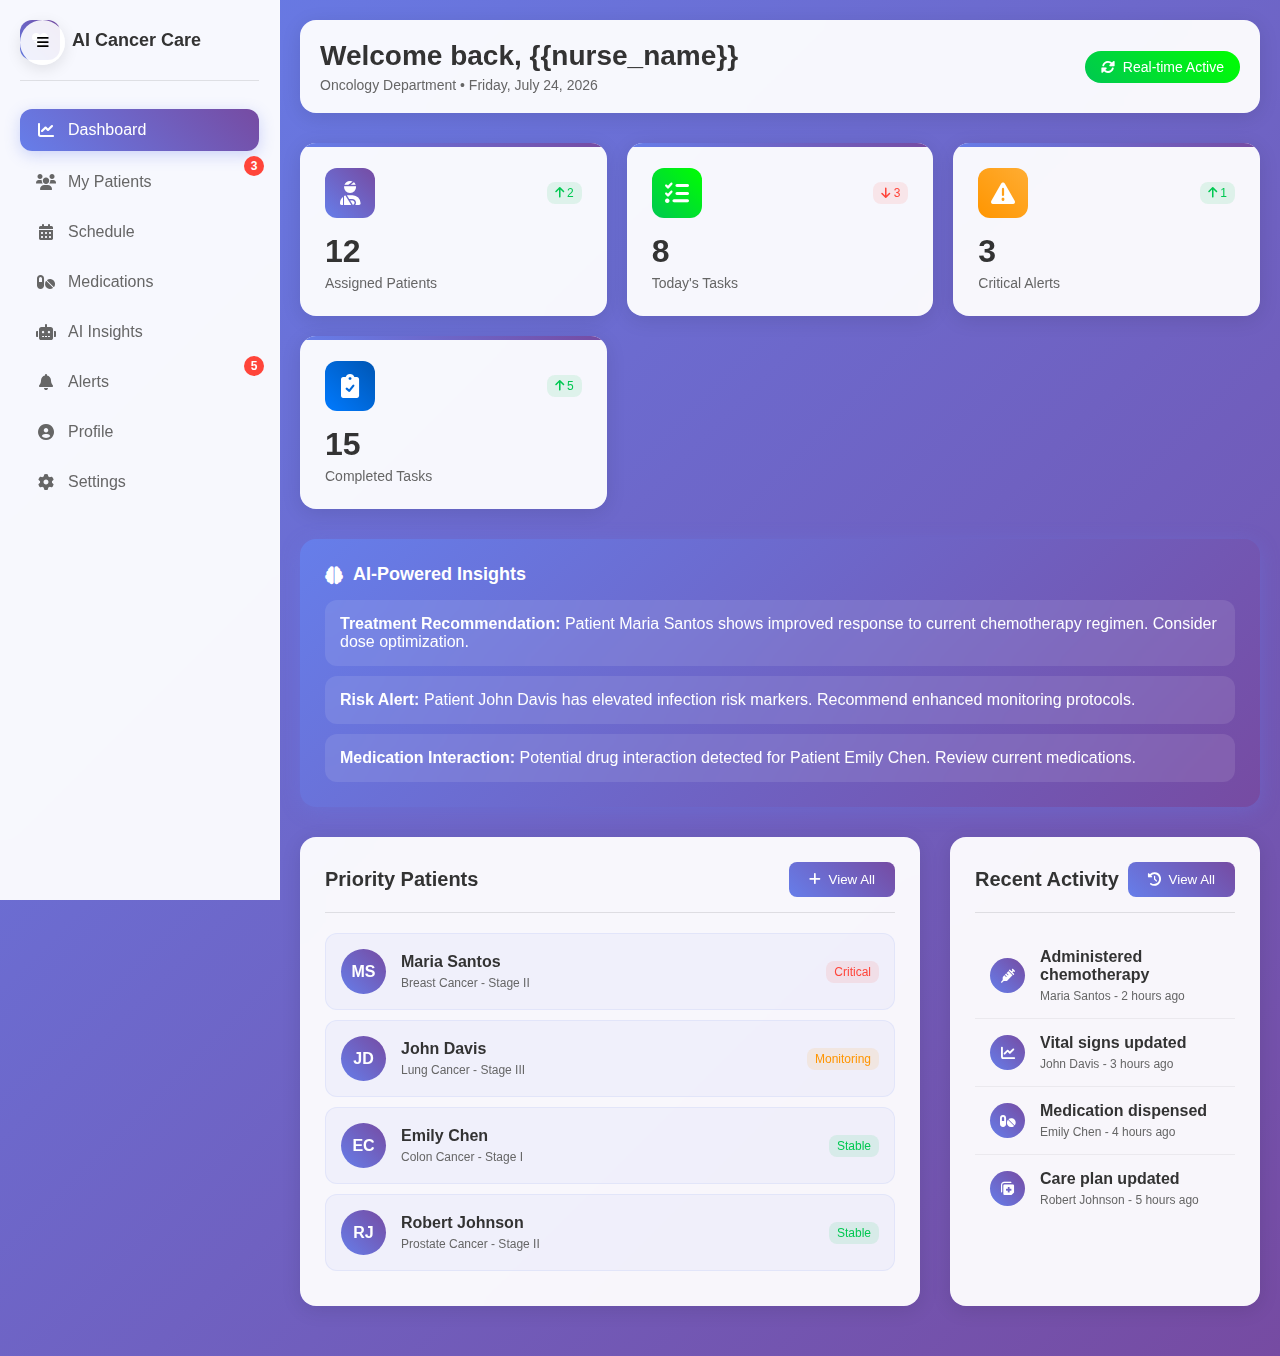
<file: templates/nurse_dashboard.html>
<!DOCTYPE html>
<html lang="en">
<head>
    <meta charset="UTF-8">
    <meta name="viewport" content="width=device-width, initial-scale=1.0">
    <title>AI Cancer Care - Nurse Dashboard</title>
    <link href="https://cdnjs.cloudflare.com/ajax/libs/font-awesome/6.0.0/css/all.min.css" rel="stylesheet">
    <style>
        * {
            margin: 0;
            padding: 0;
            box-sizing: border-box;
        }

        body {
            font-family: 'Segoe UI', Tahoma, Geneva, Verdana, sans-serif;
            background: linear-gradient(135deg, #667eea 0%, #764ba2 100%);
            min-height: 100vh;
            color: #333;
        }

        .dashboard-container {
            display: flex;
            min-height: 100vh;
        }

        .sidebar {
            width: 280px;
            background: rgba(255, 255, 255, 0.95);
            backdrop-filter: blur(10px);
            border-right: 1px solid rgba(255, 255, 255, 0.2);
            padding: 20px;
            position: fixed;
            height: 100vh;
            overflow-y: auto;
            transition: all 0.3s ease;
        }

        .sidebar.collapsed {
            width: 80px;
        }

        .sidebar-header {
            display: flex;
            align-items: center;
            margin-bottom: 30px;
            padding-bottom: 20px;
            border-bottom: 1px solid rgba(0, 0, 0, 0.1);
        }

        .logo {
            width: 40px;
            height: 40px;
            background: linear-gradient(45deg, #667eea, #764ba2);
            border-radius: 12px;
            display: flex;
            align-items: center;
            justify-content: center;
            color: white;
            font-weight: bold;
            margin-right: 12px;
        }

        .sidebar-title {
            font-size: 18px;
            font-weight: 600;
            color: #333;
            transition: opacity 0.3s ease;
        }

        .sidebar.collapsed .sidebar-title {
            opacity: 0;
        }

        .nav-menu {
            list-style: none;
        }

        .nav-item {
            margin-bottom: 8px;
        }

        .nav-link {
            display: flex;
            align-items: center;
            padding: 12px 16px;
            text-decoration: none;
            color: #666;
            border-radius: 12px;
            transition: all 0.3s ease;
            position: relative;
        }

        .nav-link:hover,
        .nav-link.active {
            background: linear-gradient(45deg, #667eea, #764ba2);
            color: white;
            transform: translateY(-2px);
            box-shadow: 0 4px 15px rgba(102, 126, 234, 0.3);
        }

        .nav-link i {
            width: 20px;
            margin-right: 12px;
            text-align: center;
        }

        .nav-link span {
            transition: opacity 0.3s ease;
        }

        .sidebar.collapsed .nav-link span {
            opacity: 0;
        }

        .main-content {
            flex: 1;
            margin-left: 280px;
            padding: 20px;
            transition: margin-left 0.3s ease;
        }

        .sidebar.collapsed + .main-content {
            margin-left: 80px;
        }

        .top-bar {
            display: flex;
            justify-content: space-between;
            align-items: center;
            margin-bottom: 30px;
            background: rgba(255, 255, 255, 0.95);
            backdrop-filter: blur(10px);
            padding: 20px;
            border-radius: 16px;
            box-shadow: 0 4px 20px rgba(0, 0, 0, 0.1);
        }

        .welcome-section h1 {
            font-size: 28px;
            color: #333;
            margin-bottom: 5px;
        }

        .welcome-section p {
            color: #666;
            font-size: 14px;
        }

        .real-time-indicator {
            display: flex;
            align-items: center;
            background: linear-gradient(45deg, #00c851, #00ff00);
            padding: 8px 16px;
            border-radius: 20px;
            color: white;
            font-size: 14px;
            animation: pulse 2s infinite;
        }

        @keyframes pulse {
            0% { transform: scale(1); }
            50% { transform: scale(1.05); }
            100% { transform: scale(1); }
        }

        .real-time-indicator i {
            margin-right: 8px;
            animation: spin 2s linear infinite;
        }

        @keyframes spin {
            0% { transform: rotate(0deg); }
            100% { transform: rotate(360deg); }
        }

        .stats-grid {
            display: grid;
            grid-template-columns: repeat(auto-fit, minmax(250px, 1fr));
            gap: 20px;
            margin-bottom: 30px;
        }

        .stat-card {
            background: rgba(255, 255, 255, 0.95);
            backdrop-filter: blur(10px);
            border-radius: 16px;
            padding: 25px;
            box-shadow: 0 4px 20px rgba(0, 0, 0, 0.1);
            transition: all 0.3s ease;
            position: relative;
            overflow: hidden;
        }

        .stat-card:hover {
            transform: translateY(-5px);
            box-shadow: 0 8px 30px rgba(0, 0, 0, 0.15);
        }

        .stat-card::before {
            content: '';
            position: absolute;
            top: 0;
            left: 0;
            right: 0;
            height: 4px;
            background: linear-gradient(45deg, #667eea, #764ba2);
        }

        .stat-header {
            display: flex;
            justify-content: space-between;
            align-items: center;
            margin-bottom: 15px;
        }

        .stat-icon {
            width: 50px;
            height: 50px;
            border-radius: 12px;
            display: flex;
            align-items: center;
            justify-content: center;
            font-size: 24px;
            color: white;
        }

        .stat-number {
            font-size: 32px;
            font-weight: 700;
            color: #333;
            margin-bottom: 5px;
        }

        .stat-label {
            color: #666;
            font-size: 14px;
        }

        .stat-trend {
            font-size: 12px;
            padding: 4px 8px;
            border-radius: 8px;
            font-weight: 500;
        }

        .trend-up {
            background: rgba(0, 200, 81, 0.1);
            color: #00c851;
        }

        .trend-down {
            background: rgba(255, 69, 58, 0.1);
            color: #ff453a;
        }

        .main-grid {
            display: grid;
            grid-template-columns: 2fr 1fr;
            gap: 30px;
            margin-bottom: 30px;
        }

        .section-card {
            background: rgba(255, 255, 255, 0.95);
            backdrop-filter: blur(10px);
            border-radius: 16px;
            padding: 25px;
            box-shadow: 0 4px 20px rgba(0, 0, 0, 0.1);
        }

        .section-header {
            display: flex;
            justify-content: space-between;
            align-items: center;
            margin-bottom: 20px;
            padding-bottom: 15px;
            border-bottom: 1px solid rgba(0, 0, 0, 0.1);
        }

        .section-title {
            font-size: 20px;
            font-weight: 600;
            color: #333;
        }

        .patient-list {
            list-style: none;
        }

        .patient-item {
            display: flex;
            align-items: center;
            padding: 15px;
            border-radius: 12px;
            margin-bottom: 10px;
            background: rgba(102, 126, 234, 0.05);
            border: 1px solid rgba(102, 126, 234, 0.1);
            transition: all 0.3s ease;
        }

        .patient-item:hover {
            background: rgba(102, 126, 234, 0.1);
            transform: translateX(5px);
        }

        .patient-avatar {
            width: 45px;
            height: 45px;
            border-radius: 50%;
            background: linear-gradient(45deg, #667eea, #764ba2);
            display: flex;
            align-items: center;
            justify-content: center;
            color: white;
            font-weight: bold;
            margin-right: 15px;
        }

        .patient-info {
            flex: 1;
        }

        .patient-name {
            font-weight: 600;
            color: #333;
            margin-bottom: 5px;
        }

        .patient-condition {
            font-size: 12px;
            color: #666;
        }

        .patient-status {
            padding: 4px 8px;
            border-radius: 8px;
            font-size: 12px;
            font-weight: 500;
        }

        .status-critical {
            background: rgba(255, 69, 58, 0.1);
            color: #ff453a;
        }

        .status-stable {
            background: rgba(0, 200, 81, 0.1);
            color: #00c851;
        }

        .status-monitoring {
            background: rgba(255, 149, 0, 0.1);
            color: #ff9500;
        }

        .activity-item {
            display: flex;
            align-items: center;
            padding: 15px;
            border-bottom: 1px solid rgba(0, 0, 0, 0.05);
        }

        .activity-item:last-child {
            border-bottom: none;
        }

        .activity-icon {
            width: 35px;
            height: 35px;
            border-radius: 50%;
            background: linear-gradient(45deg, #667eea, #764ba2);
            display: flex;
            align-items: center;
            justify-content: center;
            color: white;
            font-size: 14px;
            margin-right: 15px;
        }

        .activity-content {
            flex: 1;
        }

        .activity-title {
            font-weight: 600;
            color: #333;
            margin-bottom: 5px;
        }

        .activity-time {
            font-size: 12px;
            color: #666;
        }

        .ai-insights {
            background: linear-gradient(135deg, #667eea 0%, #764ba2 100%);
            color: white;
            border-radius: 16px;
            padding: 25px;
            margin-bottom: 30px;
            box-shadow: 0 4px 20px rgba(102, 126, 234, 0.3);
        }

        .ai-insights h3 {
            display: flex;
            align-items: center;
            margin-bottom: 15px;
            font-size: 18px;
        }

        .ai-insights i {
            margin-right: 10px;
        }

        .insight-item {
            background: rgba(255, 255, 255, 0.1);
            border-radius: 12px;
            padding: 15px;
            margin-bottom: 10px;
            backdrop-filter: blur(10px);
        }

        .insight-item:last-child {
            margin-bottom: 0;
        }

        .btn {
            padding: 10px 20px;
            border: none;
            border-radius: 8px;
            cursor: pointer;
            font-weight: 500;
            transition: all 0.3s ease;
            text-decoration: none;
            display: inline-flex;
            align-items: center;
            gap: 8px;
        }

        .btn-primary {
            background: linear-gradient(45deg, #667eea, #764ba2);
            color: white;
        }

        .btn-primary:hover {
            transform: translateY(-2px);
            box-shadow: 0 4px 15px rgba(102, 126, 234, 0.3);
        }

        .toggle-sidebar {
            position: fixed;
            top: 20px;
            left: 20px;
            z-index: 1000;
            background: rgba(255, 255, 255, 0.9);
            border: none;
            border-radius: 50%;
            width: 45px;
            height: 45px;
            display: flex;
            align-items: center;
            justify-content: center;
            cursor: pointer;
            transition: all 0.3s ease;
            box-shadow: 0 4px 15px rgba(0, 0, 0, 0.1);
        }

        .toggle-sidebar:hover {
            background: white;
            transform: scale(1.1);
        }

        .notification-badge {
            position: absolute;
            top: -5px;
            right: -5px;
            background: #ff453a;
            color: white;
            border-radius: 50%;
            width: 20px;
            height: 20px;
            font-size: 12px;
            display: flex;
            align-items: center;
            justify-content: center;
            font-weight: bold;
        }

        @media (max-width: 768px) {
            .sidebar {
                transform: translateX(-100%);
                width: 280px;
            }

            .sidebar.active {
                transform: translateX(0);
            }

            .main-content {
                margin-left: 0;
            }

            .main-grid {
                grid-template-columns: 1fr;
            }

            .stats-grid {
                grid-template-columns: repeat(auto-fit, minmax(200px, 1fr));
            }
        }
    </style>
</head>
<body>
    <div class="dashboard-container">
        <button class="toggle-sidebar" onclick="toggleSidebar()">
            <i class="fas fa-bars"></i>
        </button>

        <aside class="sidebar" id="sidebar">
            <div class="sidebar-header">
                <div class="logo">
                    <i class="fas fa-heartbeat"></i>
                </div>
                <h2 class="sidebar-title">AI Cancer Care</h2>
            </div>
            <nav>
                <ul class="nav-menu">
                    <li class="nav-item">
                        <a href="#" class="nav-link active">
                            <i class="fas fa-chart-line"></i>
                            <span>Dashboard</span>
                        </a>
                    </li>
                    <li class="nav-item">
                        <a href="#" class="nav-link">
                            <i class="fas fa-users"></i>
                            <span>My Patients</span>
                            <span class="notification-badge">3</span>
                        </a>
                    </li>
                    <li class="nav-item">
                        <a href="#" class="nav-link">
                            <i class="fas fa-calendar-alt"></i>
                            <span>Schedule</span>
                        </a>
                    </li>
                    <li class="nav-item">
                        <a href="#" class="nav-link">
                            <i class="fas fa-pills"></i>
                            <span>Medications</span>
                        </a>
                    </li>
                    <li class="nav-item">
                        <a href="#" class="nav-link">
                            <i class="fas fa-robot"></i>
                            <span>AI Insights</span>
                        </a>
                    </li>
                    <li class="nav-item">
                        <a href="#" class="nav-link">
                            <i class="fas fa-bell"></i>
                            <span>Alerts</span>
                            <span class="notification-badge">5</span>
                        </a>
                    </li>
                    <li class="nav-item">
                        <a href="#" class="nav-link">
                            <i class="fas fa-user-circle"></i>
                            <span>Profile</span>
                        </a>
                    </li>
                    <li class="nav-item">
                        <a href="#" class="nav-link">
                            <i class="fas fa-cog"></i>
                            <span>Settings</span>
                        </a>
                    </li>
                </ul>
            </nav>
        </aside>

        <main class="main-content">
            <div class="top-bar">
                <div class="welcome-section">
                    <h1>Welcome back, <span id="nurseName">{{nurse_name}}</span></h1>
                    <p>Oncology Department • <span id="currentDate"></span></p>
                </div>
                <div class="real-time-indicator">
                    <i class="fas fa-sync-alt"></i>
                    <span>Real-time Active</span>
                </div>
            </div>

            <div class="stats-grid">
                <div class="stat-card">
                    <div class="stat-header">
                        <div class="stat-icon" style="background: linear-gradient(45deg, #667eea, #764ba2);">
                            <i class="fas fa-user-injured"></i>
                        </div>
                        <div class="stat-trend trend-up">
                            <i class="fas fa-arrow-up"></i> 2
                        </div>
                    </div>
                    <div class="stat-number" id="assignedPatients">12</div>
                    <div class="stat-label">Assigned Patients</div>
                </div>

                <div class="stat-card">
                    <div class="stat-header">
                        <div class="stat-icon" style="background: linear-gradient(45deg, #00c851, #00ff00);">
                            <i class="fas fa-tasks"></i>
                        </div>
                        <div class="stat-trend trend-down">
                            <i class="fas fa-arrow-down"></i> 3
                        </div>
                    </div>
                    <div class="stat-number" id="todaysTasks">8</div>
                    <div class="stat-label">Today's Tasks</div>
                </div>

                <div class="stat-card">
                    <div class="stat-header">
                        <div class="stat-icon" style="background: linear-gradient(45deg, #ff9500, #ffad33);">
                            <i class="fas fa-exclamation-triangle"></i>
                        </div>
                        <div class="stat-trend trend-up">
                            <i class="fas fa-arrow-up"></i> 1
                        </div>
                    </div>
                    <div class="stat-number" id="criticalAlerts">3</div>
                    <div class="stat-label">Critical Alerts</div>
                </div>

                <div class="stat-card">
                    <div class="stat-header">
                        <div class="stat-icon" style="background: linear-gradient(45deg, #007aff, #0056b3);">
                            <i class="fas fa-clipboard-check"></i>
                        </div>
                        <div class="stat-trend trend-up">
                            <i class="fas fa-arrow-up"></i> 5
                        </div>
                    </div>
                    <div class="stat-number" id="completedTasks">15</div>
                    <div class="stat-label">Completed Tasks</div>
                </div>
            </div>

            <div class="ai-insights">
                <h3>
                    <i class="fas fa-brain"></i>
                    AI-Powered Insights
                </h3>
                <div class="insight-item">
                    <strong>Treatment Recommendation:</strong> Patient Maria Santos shows improved response to current chemotherapy regimen. Consider dose optimization.
                </div>
                <div class="insight-item">
                    <strong>Risk Alert:</strong> Patient John Davis has elevated infection risk markers. Recommend enhanced monitoring protocols.
                </div>
                <div class="insight-item">
                    <strong>Medication Interaction:</strong> Potential drug interaction detected for Patient Emily Chen. Review current medications.
                </div>
            </div>

            <div class="main-grid">
                <div class="section-card">
                    <div class="section-header">
                        <h3 class="section-title">Priority Patients</h3>
                        <button class="btn btn-primary">
                            <i class="fas fa-plus"></i>
                            View All
                        </button>
                    </div>
                    <ul class="patient-list" id="patientList">
                        <li class="patient-item">
                            <div class="patient-avatar">MS</div>
                            <div class="patient-info">
                                <div class="patient-name">Maria Santos</div>
                                <div class="patient-condition">Breast Cancer - Stage II</div>
                            </div>
                            <div class="patient-status status-critical">Critical</div>
                        </li>
                        <li class="patient-item">
                            <div class="patient-avatar">JD</div>
                            <div class="patient-info">
                                <div class="patient-name">John Davis</div>
                                <div class="patient-condition">Lung Cancer - Stage III</div>
                            </div>
                            <div class="patient-status status-monitoring">Monitoring</div>
                        </li>
                        <li class="patient-item">
                            <div class="patient-avatar">EC</div>
                            <div class="patient-info">
                                <div class="patient-name">Emily Chen</div>
                                <div class="patient-condition">Colon Cancer - Stage I</div>
                            </div>
                            <div class="patient-status status-stable">Stable</div>
                        </li>
                        <li class="patient-item">
                            <div class="patient-avatar">RJ</div>
                            <div class="patient-info">
                                <div class="patient-name">Robert Johnson</div>
                                <div class="patient-condition">Prostate Cancer - Stage II</div>
                            </div>
                            <div class="patient-status status-stable">Stable</div>
                        </li>
                    </ul>
                </div>

                <div class="section-card">
                    <div class="section-header">
                        <h3 class="section-title">Recent Activity</h3>
                        <button class="btn btn-primary">
                            <i class="fas fa-history"></i>
                            View All
                        </button>
                    </div>
                    <div class="activity-list" id="activityList">
                        <div class="activity-item">
                            <div class="activity-icon">
                                <i class="fas fa-syringe"></i>
                            </div>
                            <div class="activity-content">
                                <div class="activity-title">Administered chemotherapy</div>
                                <div class="activity-time">Maria Santos - 2 hours ago</div>
                            </div>
                        </div>
                        <div class="activity-item">
                            <div class="activity-icon">
                                <i class="fas fa-chart-line"></i>
                            </div>
                            <div class="activity-content">
                                <div class="activity-title">Vital signs updated</div>
                                <div class="activity-time">John Davis - 3 hours ago</div>
                            </div>
                        </div>
                        <div class="activity-item">
                            <div class="activity-icon">
                                <i class="fas fa-pills"></i>
                            </div>
                            <div class="activity-content">
                                <div class="activity-title">Medication dispensed</div>
                                <div class="activity-time">Emily Chen - 4 hours ago</div>
                            </div>
                        </div>
                        <div class="activity-item">
                            <div class="activity-icon">
                                <i class="fas fa-notes-medical"></i>
                            </div>
                            <div class="activity-content">
                                <div class="activity-title">Care plan updated</div>
                                <div class="activity-time">Robert Johnson - 5 hours ago</div>
                            </div>
                        </div>
                    </div>
                </div>
            </div>
        </main>
    </div>

    <script>
        // Initialize dashboard
        document.addEventListener('DOMContentLoaded', function() {
            initializeDashboard();
            startRealTimeUpdates();
            updateCurrentDate();
        });

        function initializeDashboard() {
            // Simulate loading nurse profile data
            setTimeout(() => {
                loadNurseProfile();
            }, 1000);
        }

        function loadNurseProfile() {
            // Simulate API call to /api/nurse/profile
            const nurseData = {
                first_name: "Sarah",
                last_name: "Johnson",
                specialization: "Oncology",
                department: "Oncology Department",
                hospital_name: "City General Hospital"
            };
            
            document.getElementById('nurseName').textContent = `${nurseData.first_name} ${nurseData.last_name}`;
        }

        function updateCurrentDate() {
            const now = new Date();
            const options = { 
                weekday: 'long', 
                year: 'numeric', 
                month: 'long', 
                day: 'numeric' 
            };
            document.getElementById('currentDate').textContent = now.toLocaleDateString('en-US', options);
        }

        function startRealTimeUpdates() {
            // Simulate real-time updates every 30 seconds
            setInterval(() => {
                updatePatientStats();
                updateActivityFeed();
                updateAIInsights();
            }, 30000);

            // Simulate real-time patient vitals updates
            setInterval(() => {
                updatePatientVitals();
            }, 5000);
        }

        function updatePatientStats() {
            // Simulate random stat updates
            const assignedPatients = document.getElementById('assignedPatients');
            const todaysTasks = document.getElementById('todaysTasks');
            const criticalAlerts = document.getElementById('criticalAlerts');
            const completedTasks = document.getElementById('completedTasks');

            // Add subtle animations for updates
            const stats = [assignedPatients, todaysTasks, criticalAlerts, completedTasks];
            stats.forEach(stat => {
                stat.style.transform = 'scale(1.1)';
                stat.style.color = '#667eea';
                setTimeout(() => {
                    stat.style.transform = 'scale(1)';
                    stat.style.color = '#333';
                }, 300);
            });

            // Simulate data changes
            if (Math.random() > 0.7) {
                const currentAlerts = parseInt(criticalAlerts.textContent);
                criticalAlerts.textContent = currentAlerts + (Math.random() > 0.5 ? 1 : -1);
            }
        }

        function updateActivityFeed() {
            const activities = [
                { icon: 'fas fa-heartbeat', title: 'Vital signs monitored', patient: 'Maria Santos' },
                { icon: 'fas fa-syringe', title: 'IV medication administered', patient: 'John Davis' },
                { icon: 'fas fa-clipboard-check', title: 'Care plan reviewed', patient: 'Emily Chen' },
                { icon: 'fas fa-phone', title: 'Family consultation completed', patient: 'Robert Johnson' }
            ];

            if (Math.random() > 0.6) {
                const activityList = document.getElementById('activityList');
                const randomActivity = activities[Math.floor(Math.random() * activities.length)];
                
                const newActivity = document.createElement('div');
                newActivity.className = 'activity-item';
                newActivity.style.opacity = '0';
                newActivity.style.transform = 'translateY(-20px)';
                
                newActivity.innerHTML = `
                    <div class="activity-icon">
                        <i class="${randomActivity.icon}"></i>
                    </div>
                    <div class="activity-content">
                        <div class="activity-title">${randomActivity.title}</div>
                        <div class="activity-time">${randomActivity.patient} - Just now</div>
                    </div>
                `;
                
                activityList.insertBefore(newActivity, activityList.firstChild);
                
                // Animate in
                setTimeout(() => {
                    newActivity.style.opacity = '1';
                    newActivity.style.transform = 'translateY(0)';
                }, 100);
                
                // Remove old activities to maintain list length
                if (activityList.children.length > 4) {
                    activityList.removeChild(activityList.lastChild);
                }
            }
        }

        function updateAIInsights() {
            // Simulate AI insights updates
            const insights = [
                "New treatment protocol showing 15% better response rates for Stage II patients",
                "Predictive model suggests early intervention needed for high-risk patients",
                "Optimal medication timing identified for improved patient outcomes",
                "Pattern recognition detected potential side effect correlation"
            ];

            if (Math.random() > 0.8) {
                const insightItems = document.querySelectorAll('.insight-item');
                const randomInsight = insights[Math.floor(Math.random() * insights.length)];
                
                if (insightItems.length > 0) {
                    const lastInsight = insightItems[insightItems.length - 1];
                    lastInsight.innerHTML = `<strong>AI Update:</strong> ${randomInsight}`;
                    lastInsight.style.background = 'rgba(255, 255, 255, 0.2)';
                    lastInsight.style.animation = 'pulse 1s ease-in-out';
                }
            }
        }

        function updatePatientVitals() {
            // Simulate patient status changes
            const patientItems = document.querySelectorAll('.patient-item');
            patientItems.forEach(item => {
                const status = item.querySelector('.patient-status');
                if (Math.random() > 0.95) {
                    // Simulate status change
                    status.style.animation = 'pulse 2s ease-in-out';
                    setTimeout(() => {
                        status.style.animation = '';
                    }, 2000);
                }
            });
        }

        function toggleSidebar() {
            const sidebar = document.getElementById('sidebar');
            sidebar.classList.toggle('collapsed');
        }

        // Mobile sidebar toggle
        function toggleMobileSidebar() {
            const sidebar = document.getElementById('sidebar');
            if (window.innerWidth <= 768) {
                sidebar.classList.toggle('active');
            }
        }

        // Handle window resize
        window.addEventListener('resize', function() {
            const sidebar = document.getElementById('sidebar');
            if (window.innerWidth > 768) {
                sidebar.classList.remove('active');
            }
        });

        // Simulate real-time notifications
        function showNotification(message, type = 'info') {
            const notification = document.createElement('div');
            notification.className = `notification notification-${type}`;
            notification.style.cssText = `
                position: fixed;
                top: 20px;
                right: 20px;
                background: white;
                border-radius: 12px;
                padding: 15px 20px;
                box-shadow: 0 4px 20px rgba(0, 0, 0, 0.15);
                z-index: 1000;
                transform: translateX(100%);
                transition: transform 0.3s ease;
                border-left: 4px solid ${type === 'critical' ? '#ff453a' : type === 'warning' ? '#ff9500' : '#667eea'};
            `;
            notification.innerHTML = `
                <div style="display: flex; align-items: center; gap: 10px;">
                    <i class="fas fa-${type === 'critical' ? 'exclamation-triangle' : type === 'warning' ? 'exclamation-circle' : 'info-circle'}" 
                       style="color: ${type === 'critical' ? '#ff453a' : type === 'warning' ? '#ff9500' : '#667eea'};"></i>
                    <span>${message}</span>
                </div>
            `;
            
            document.body.appendChild(notification);
            
            setTimeout(() => {
                notification.style.transform = 'translateX(0)';
            }, 100);
            
            setTimeout(() => {
                notification.style.transform = 'translateX(100%)';
                setTimeout(() => {
                    document.body.removeChild(notification);
                }, 300);
            }, 5000);
        }

        // Simulate random notifications
        setInterval(() => {
            const notifications = [
                { message: "New vital signs recorded for Maria Santos", type: "info" },
                { message: "Critical alert: Patient John Davis requires immediate attention", type: "critical" },
                { message: "Medication reminder: Emily Chen - 2:00 PM", type: "warning" },
                { message: "Lab results available for Robert Johnson", type: "info" }
            ];
            
            if (Math.random() > 0.7) {
                const notification = notifications[Math.floor(Math.random() * notifications.length)];
                showNotification(notification.message, notification.type);
            }
        }, 45000);

        // Enhanced patient monitoring
        function monitorPatientVitals() {
            const patients = [
                { name: "Maria Santos", condition: "Critical", vitals: { hr: 95, bp: "140/90", temp: 101.2 } },
                { name: "John Davis", condition: "Monitoring", vitals: { hr: 88, bp: "130/85", temp: 99.8 } },
                { name: "Emily Chen", condition: "Stable", vitals: { hr: 72, bp: "120/80", temp: 98.6 } },
                { name: "Robert Johnson", condition: "Stable", vitals: { hr: 78, bp: "125/82", temp: 98.4 } }
            ];

            // Simulate vital sign changes
            setInterval(() => {
                patients.forEach(patient => {
                    // Simulate heart rate variation
                    patient.vitals.hr += Math.floor(Math.random() * 6) - 3;
                    
                    // Simulate temperature variation
                    patient.vitals.temp += (Math.random() - 0.5) * 0.5;
                    
                    // Check for critical changes
                    if (patient.vitals.hr > 100 || patient.vitals.hr < 60 || patient.vitals.temp > 101) {
                        showNotification(`Critical vital signs detected for ${patient.name}`, 'critical');
                    }
                });
            }, 10000);
        }

        // Start patient monitoring
        monitorPatientVitals();

        // Enhanced AI predictions
        function generateAIPredictions() {
            const predictions = [
                "Machine learning model predicts 92% treatment success rate for current protocol",
                "Early warning system detected potential complications in 2 patients",
                "Optimal care scheduling identified for maximum efficiency",
                "Medication adherence patterns suggest intervention needed",
                "Risk stratification model updated with latest patient data"
            ];

            setInterval(() => {
                if (Math.random() > 0.6) {
                    const prediction = predictions[Math.floor(Math.random() * predictions.length)];
                    showNotification(`AI Insight: ${prediction}`, 'info');
                }
            }, 60000);
        }

        // Start AI predictions
        generateAIPredictions();

        // Enhanced dashboard interactions
        document.addEventListener('click', function(e) {
            if (e.target.closest('.patient-item')) {
                const patientItem = e.target.closest('.patient-item');
                const patientName = patientItem.querySelector('.patient-name').textContent;
                
                // Simulate patient detail view
                patientItem.style.background = 'rgba(102, 126, 234, 0.2)';
                patientItem.style.transform = 'scale(1.02)';
                
                setTimeout(() => {
                    patientItem.style.background = 'rgba(102, 126, 234, 0.05)';
                    patientItem.style.transform = 'scale(1)';
                }, 200);
                
                showNotification(`Accessing records for ${patientName}`, 'info');
            }
            
            if (e.target.closest('.stat-card')) {
                const statCard = e.target.closest('.stat-card');
                statCard.style.transform = 'translateY(-8px) scale(1.02)';
                
                setTimeout(() => {
                    statCard.style.transform = 'translateY(-5px)';
                }, 200);
            }
        });

        // Real-time data synchronization
        function syncWithServer() {
            // Simulate API calls for real-time data
            const endpoints = [
                '/api/nurse/patients',
                '/api/nurse/tasks',
                '/api/nurse/alerts',
                '/api/nurse/vitals'
            ];
            
            setInterval(() => {
                endpoints.forEach(endpoint => {
                    // Simulate API call
                    console.log(`Syncing data from ${endpoint}`);
                    
                    // Update UI based on response
                    if (Math.random() > 0.8) {
                        updatePatientStats();
                    }
                });
            }, 15000);
        }

        // Start real-time sync
        syncWithServer();

        // Enhanced keyboard shortcuts
        document.addEventListener('keydown', function(e) {
            if (e.ctrlKey || e.metaKey) {
                switch(e.key) {
                    case 'p':
                        e.preventDefault();
                        showNotification('Quick patient search activated', 'info');
                        break;
                    case 'n':
                        e.preventDefault();
                        showNotification('New note created', 'info');
                        break;
                    case 'r':
                        e.preventDefault();
                        showNotification('Dashboard refreshed', 'info');
                        location.reload();
                        break;
                }
            }
        });

        // Performance monitoring
        function monitorPerformance() {
            const startTime = performance.now();
            
            setInterval(() => {
                const currentTime = performance.now();
                const uptime = Math.floor((currentTime - startTime) / 1000);
                
                console.log(`Dashboard uptime: ${uptime} seconds`);
                
                // Monitor memory usage
                if (performance.memory) {
                    const memoryUsage = performance.memory.usedJSHeapSize / 1024 / 1024;
                    console.log(`Memory usage: ${memoryUsage.toFixed(2)} MB`);
                }
            }, 60000);
        }

        // Start performance monitoring
        monitorPerformance();
    </script>
</body>
</html>
</file>
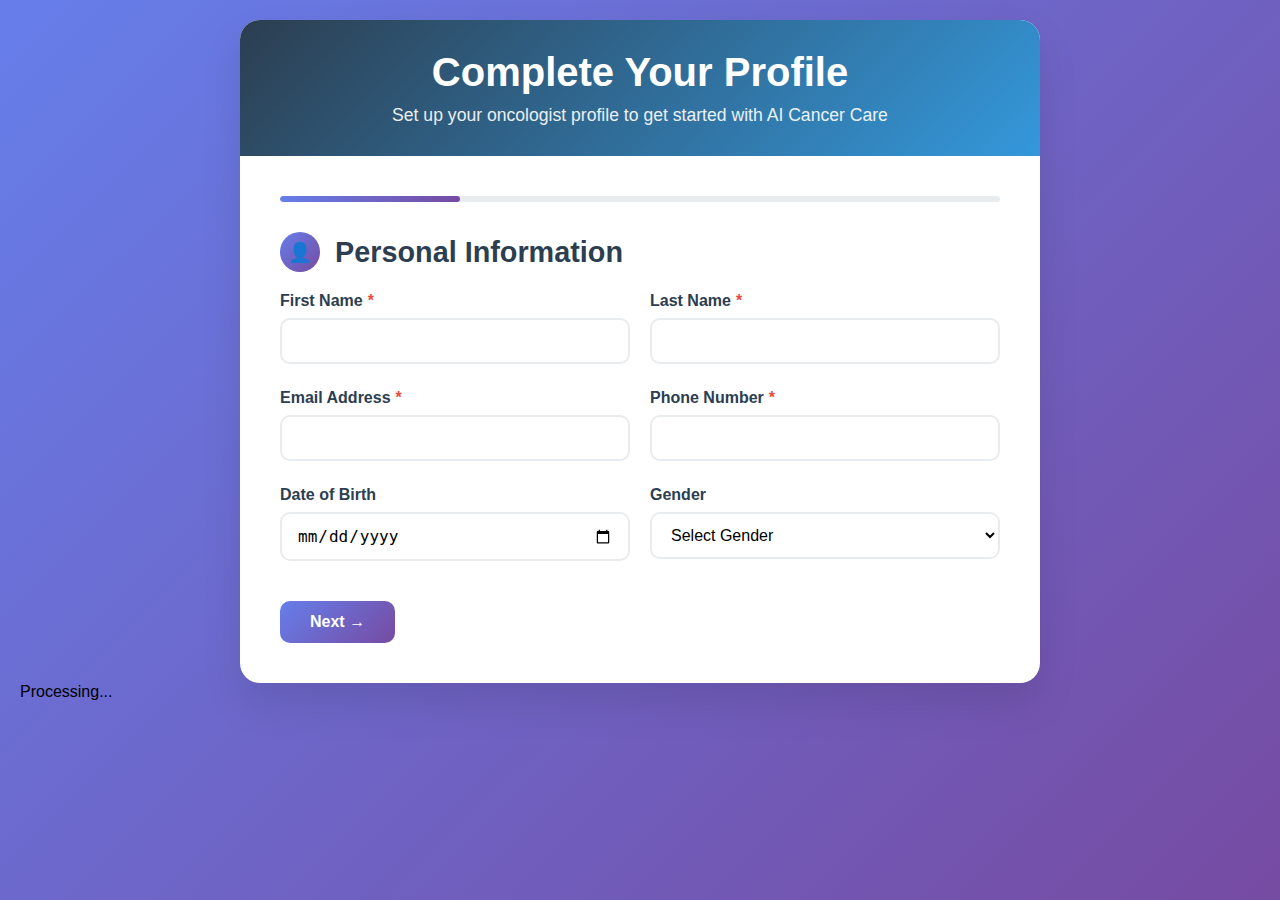
<file: templates/oncologist_profile.html>
<!DOCTYPE html>
<html lang="en">
<head>
    <meta charset="UTF-8">
    <meta name="viewport" content="width=device-width, initial-scale=1.0">
    <title>Complete Your Profile - AI Cancer Care</title>
    <style>
        * {
            margin: 0;
            padding: 0;
            box-sizing: border-box;
        }

        body {
            font-family: 'Segoe UI', Tahoma, Geneva, Verdana, sans-serif;
            background: linear-gradient(135deg, #667eea 0%, #764ba2 100%);
            min-height: 100vh;
            padding: 20px;
        }

        .container {
            max-width: 800px;
            margin: 0 auto;
            background: white;
            border-radius: 20px;
            box-shadow: 0 20px 40px rgba(0, 0, 0, 0.1);
            overflow: hidden;
        }

        .header {
            background: linear-gradient(135deg, #2c3e50 0%, #3498db 100%);
            color: white;
            padding: 30px;
            text-align: center;
        }

        .header h1 {
            font-size: 2.5rem;
            margin-bottom: 10px;
        }

        .header p {
            font-size: 1.1rem;
            opacity: 0.9;
        }

        .form-container {
            padding: 40px;
        }

        .progress-bar {
            width: 100%;
            height: 6px;
            background: #e9ecef;
            border-radius: 10px;
            margin-bottom: 30px;
            overflow: hidden;
        }

        .progress-fill {
            height: 100%;
            background: linear-gradient(90deg, #667eea, #764ba2);
            width: 0%;
            transition: width 0.3s ease;
            border-radius: 10px;
        }

        .form-section {
            display: none;
            animation: fadeIn 0.5s ease-in;
        }

        .form-section.active {
            display: block;
        }

        @keyframes fadeIn {
            from { opacity: 0; transform: translateY(20px); }
            to { opacity: 1; transform: translateY(0); }
        }

        .section-title {
            font-size: 1.8rem;
            color: #2c3e50;
            margin-bottom: 20px;
            display: flex;
            align-items: center;
            gap: 15px;
        }

        .section-icon {
            width: 40px;
            height: 40px;
            background: linear-gradient(135deg, #667eea, #764ba2);
            border-radius: 50%;
            display: flex;
            align-items: center;
            justify-content: center;
            color: white;
            font-size: 1.2rem;
        }

        .form-grid {
            display: grid;
            grid-template-columns: repeat(auto-fit, minmax(250px, 1fr));
            gap: 20px;
            margin-bottom: 30px;
        }

        .form-group {
            display: flex;
            flex-direction: column;
        }

        .form-group.full-width {
            grid-column: 1 / -1;
        }

        label {
            font-weight: 600;
            color: #2c3e50;
            margin-bottom: 8px;
            display: flex;
            align-items: center;
            gap: 5px;
        }

        .required {
            color: #e74c3c;
        }

        input, select, textarea {
            padding: 12px 15px;
            border: 2px solid #e9ecef;
            border-radius: 10px;
            font-size: 1rem;
            transition: all 0.3s ease;
            background: white;
        }

        input:focus, select:focus, textarea:focus {
            outline: none;
            border-color: #667eea;
            box-shadow: 0 0 0 3px rgba(102, 126, 234, 0.1);
        }

        textarea {
            resize: vertical;
            min-height: 100px;
        }

        .checkbox-group {
            display: grid;
            grid-template-columns: repeat(auto-fit, minmax(200px, 1fr));
            gap: 10px;
            margin-top: 10px;
        }

        .checkbox-item {
            display: flex;
            align-items: center;
            gap: 10px;
            padding: 10px;
            border: 2px solid #e9ecef;
            border-radius: 8px;
            cursor: pointer;
            transition: all 0.3s ease;
        }

        .checkbox-item:hover {
            border-color: #667eea;
            background: rgba(102, 126, 234, 0.05);
        }

        .checkbox-item input[type="checkbox"] {
            margin: 0;
            padding: 0;
        }

        .error-message {
            color: #e74c3c;
            font-size: 0.9rem;
            margin-top: 5px;
        }

        .success-message {
            color: #27ae60;
            font-size: 0.9rem;
            margin-top: 5px;
        }

        .buttons {
            display: flex;
            justify-content: space-between;
            margin-top: 40px;
        }

        .btn {
            padding: 12px 30px;
            border: none;
            border-radius: 10px;
            font-size: 1rem;
            font-weight: 600;
            cursor: pointer;
            transition: all 0.3s ease;
            text-decoration: none;
            display: inline-flex;
            align-items: center;
            gap: 10px;
        }

        .btn-primary {
            background: linear-gradient(135deg, #667eea, #764ba2);
            color: white;
        }

        .btn-primary:hover {
            transform: translateY(-2px);
            box-shadow: 0 5px 15px rgba(102, 126, 234, 0.4);
        }

        .btn-secondary {
            background: #6c757d;
            color: white;
        }

        .btn-secondary:hover {
            background: #545b62;
        }

        .btn:disabled {
            opacity: 0.6;
            cursor: not-allowed;
        }

        .loading {
            display: none;
            align-items: center;
            gap: 10px;
            color: #667eea;
        }

        .spinner {
            width: 20px;
            height: 20px;
            border: 2px solid #e9ecef;
            border-top: 2px solid #667eea;
            border-radius: 50%;
            animation: spin 1s linear infinite;
        }

        @keyframes spin {
            0% { transform: rotate(0deg); }
            100% { transform: rotate(360deg); }
        }

        @media (max-width: 768px) {
            .container {
                margin: 10px;
                border-radius: 15px;
            }

            .form-container {
                padding: 20px;
            }

            .header {
                padding: 20px;
            }

            .header h1 {
                font-size: 2rem;
            }

            .buttons {
                flex-direction: column;
                gap: 15px;
            }
        }
    </style>
</head>
<body>
    <div class="container">
        <div class="header">
            <h1>Complete Your Profile</h1>
            <p>Set up your oncologist profile to get started with AI Cancer Care</p>
        </div>

        <div class="form-container">
            <div class="progress-bar">
                <div class="progress-fill" id="progressFill"></div>
            </div>

            <form id="profileForm">
                <!-- Personal Information Section -->
                <div class="form-section active" id="section1">
                    <h2 class="section-title">
                        <div class="section-icon">👤</div>
                        Personal Information
                    </h2>
                    
                    <div class="form-grid">
                        <div class="form-group">
                            <label for="firstName">First Name <span class="required">*</span></label>
                            <input type="text" id="firstName" name="firstName" required>
                            <div class="error-message" id="firstNameError"></div>
                        </div>
                        
                        <div class="form-group">
                            <label for="lastName">Last Name <span class="required">*</span></label>
                            <input type="text" id="lastName" name="lastName" required>
                            <div class="error-message" id="lastNameError"></div>
                        </div>
                        
                        <div class="form-group">
                            <label for="email">Email Address <span class="required">*</span></label>
                            <input type="email" id="email" name="email" required>
                            <div class="error-message" id="emailError"></div>
                        </div>
                        
                        <div class="form-group">
                            <label for="phone">Phone Number <span class="required">*</span></label>
                            <input type="tel" id="phone" name="phone" required>
                            <div class="error-message" id="phoneError"></div>
                        </div>
                        
                        <div class="form-group">
                            <label for="dateOfBirth">Date of Birth</label>
                            <input type="date" id="dateOfBirth" name="dateOfBirth">
                        </div>
                        
                        <div class="form-group">
                            <label for="gender">Gender</label>
                            <select id="gender" name="gender">
                                <option value="">Select Gender</option>
                                <option value="male">Male</option>
                                <option value="female">Female</option>
                                <option value="other">Other</option>
                                <option value="prefer-not-to-say">Prefer not to say</option>
                            </select>
                        </div>
                    </div>
                </div>

                <!-- Professional Information Section -->
                <div class="form-section" id="section2">
                    <h2 class="section-title">
                        <div class="section-icon">🏥</div>
                        Professional Information
                    </h2>
                    
                    <div class="form-grid">
                        <div class="form-group">
                            <label for="licenseNumber">Medical License Number <span class="required">*</span></label>
                            <input type="text" id="licenseNumber" name="licenseNumber" required>
                            <div class="error-message" id="licenseNumberError"></div>
                        </div>
                        
                        <div class="form-group">
                            <label for="yearsOfExperience">Years of Experience <span class="required">*</span></label>
                            <input type="number" id="yearsOfExperience" name="yearsOfExperience" min="0" max="50" required>
                            <div class="error-message" id="yearsOfExperienceError"></div>
                        </div>
                        
                        <div class="form-group">
                            <label for="currentHospital">Current Hospital/Institution <span class="required">*</span></label>
                            <input type="text" id="currentHospital" name="currentHospital" required>
                            <div class="error-message" id="currentHospitalError"></div>
                        </div>
                        
                        <div class="form-group">
                            <label for="position">Current Position <span class="required">*</span></label>
                            <select id="position" name="position" required>
                                <option value="">Select Position</option>
                                <option value="resident">Resident</option>
                                <option value="fellow">Fellow</option>
                                <option value="attending">Attending Physician</option>
                                <option value="consultant">Consultant</option>
                                <option value="department-head">Department Head</option>
                                <option value="chief">Chief of Oncology</option>
                            </select>
                            <div class="error-message" id="positionError"></div>
                        </div>
                        
                        <div class="form-group full-width">
                            <label for="medicalSchool">Medical School <span class="required">*</span></label>
                            <input type="text" id="medicalSchool" name="medicalSchool" required>
                            <div class="error-message" id="medicalSchoolError"></div>
                        </div>
                        
                        <div class="form-group">
                            <label for="graduationYear">Graduation Year <span class="required">*</span></label>
                            <input type="number" id="graduationYear" name="graduationYear" min="1950" max="2025" required>
                            <div class="error-message" id="graduationYearError"></div>
                        </div>
                        
                        <div class="form-group">
                            <label for="boardCertification">Board Certification Status</label>
                            <select id="boardCertification" name="boardCertification">
                                <option value="">Select Status</option>
                                <option value="certified">Board Certified</option>
                                <option value="eligible">Board Eligible</option>
                                <option value="in-progress">In Progress</option>
                                <option value="not-applicable">Not Applicable</option>
                            </select>
                        </div>
                    </div>
                </div>

                <!-- Specializations Section -->
                <div class="form-section" id="section3">
                    <h2 class="section-title">
                        <div class="section-icon">🎯</div>
                        Specializations & Expertise
                    </h2>
                    
                    <div class="form-group">
                        <label>Cancer Types Specialization <span class="required">*</span></label>
                        <div class="checkbox-group">
                            <div class="checkbox-item">
                                <input type="checkbox" id="breast" name="specializations" value="breast">
                                <label for="breast">Breast Cancer</label>
                            </div>
                            <div class="checkbox-item">
                                <input type="checkbox" id="lung" name="specializations" value="lung">
                                <label for="lung">Lung Cancer</label>
                            </div>
                            <div class="checkbox-item">
                                <input type="checkbox" id="colorectal" name="specializations" value="colorectal">
                                <label for="colorectal">Colorectal Cancer</label>
                            </div>
                            <div class="checkbox-item">
                                <input type="checkbox" id="prostate" name="specializations" value="prostate">
                                <label for="prostate">Prostate Cancer</label>
                            </div>
                            <div class="checkbox-item">
                                <input type="checkbox" id="hematologic" name="specializations" value="hematologic">
                                <label for="hematologic">Hematologic Cancers</label>
                            </div>
                            <div class="checkbox-item">
                                <input type="checkbox" id="pediatric" name="specializations" value="pediatric">
                                <label for="pediatric">Pediatric Oncology</label>
                            </div>
                            <div class="checkbox-item">
                                <input type="checkbox" id="gynecologic" name="specializations" value="gynecologic">
                                <label for="gynecologic">Gynecologic Cancers</label>
                            </div>
                            <div class="checkbox-item">
                                <input type="checkbox" id="neurologic" name="specializations" value="neurologic">
                                <label for="neurologic">Brain/CNS Tumors</label>
                            </div>
                        </div>
                        <div class="error-message" id="specializationsError"></div>
                    </div>
                    
                    <div class="form-grid">
                        <div class="form-group full-width">
                            <label for="additionalCertifications">Additional Certifications</label>
                            <textarea id="additionalCertifications" name="additionalCertifications" placeholder="List any additional certifications, fellowships, or specialized training..."></textarea>
                        </div>
                        
                        <div class="form-group full-width">
                            <label for="researchInterests">Research Interests</label>
                            <textarea id="researchInterests" name="researchInterests" placeholder="Describe your research interests and areas of focus..."></textarea>
                        </div>
                    </div>
                </div>

                <!-- AI Preferences Section -->
                <div class="form-section" id="section4">
                    <h2 class="section-title">
                        <div class="section-icon">🤖</div>
                        AI Assistance Preferences
                    </h2>
                    
                    <div class="form-grid">
                        <div class="form-group">
                            <label for="aiExperience">Experience with AI in Healthcare</label>
                            <select id="aiExperience" name="aiExperience">
                                <option value="">Select Experience Level</option>
                                <option value="beginner">Beginner</option>
                                <option value="intermediate">Intermediate</option>
                                <option value="advanced">Advanced</option>
                                <option value="expert">Expert</option>
                            </select>
                        </div>
                        
                        <div class="form-group">
                            <label for="notificationPreferences">Notification Preferences</label>
                            <select id="notificationPreferences" name="notificationPreferences">
                                <option value="all">All Notifications</option>
                                <option value="important">Important Only</option>
                                <option value="minimal">Minimal</option>
                                <option value="none">None</option>
                            </select>
                        </div>
                        
                        <div class="form-group full-width">
                            <label for="aiPreferences">AI Assistance Preferences</label>
                            <textarea id="aiPreferences" name="aiPreferences" placeholder="Describe how you'd like AI to assist you in your practice..."></textarea>
                        </div>
                        
                        <div class="form-group full-width">
                            <label for="bio">Professional Bio</label>
                            <textarea id="bio" name="bio" placeholder="Write a brief professional biography that will be visible to patients and colleagues..."></textarea>
                        </div>
                    </div>
                </div>

                <!-- Navigation Buttons -->
                <div class="buttons">
                    <button type="button" class="btn btn-secondary" id="prevBtn" onclick="previousSection()">← Previous</button>
                    <div class="loading" id="loadingSpinner">
                        <div class="spinner"></div>
                        <span>Saving profile...</span>
                    </div>
                    <button type="button" class="btn btn-primary" id="nextBtn" onclick="nextSection()">Next →</button>
                </div>
            </form>
        </div>
    </div>

    <!-- Loading overlay -->
    <div id="loadingOverlay" class="fixed inset-0 bg-black bg-opacity-50 flex items-center justify-center hidden z-50">
        <div class="glass-effect rounded-lg p-8 text-center">
            <div class="animate-spin rounded-full h-12 w-12 border-b-2 border-white mx-auto mb-4"></div>
            <p class="text-white">Processing...</p>
        </div>
    </div>

    <script>
        let currentSection = 1;
        const totalSections = 4;

        function updateProgress() {
            const progress = (currentSection / totalSections) * 100;
            document.getElementById('progressFill').style.width = progress + '%';
        }

        function showSection(sectionNumber) {
            // Hide all sections
            document.querySelectorAll('.form-section').forEach(section => {
                section.classList.remove('active');
            });
            
            // Show current section
            document.getElementById(`section${sectionNumber}`).classList.add('active');
            
            // Update buttons
            const prevBtn = document.getElementById('prevBtn');
            const nextBtn = document.getElementById('nextBtn');
            
            prevBtn.style.display = sectionNumber === 1 ? 'none' : 'inline-flex';
            
            if (sectionNumber === totalSections) {
                nextBtn.textContent = 'Complete Profile';
                nextBtn.onclick = submitForm;
            } else {
                nextBtn.textContent = 'Next →';
                nextBtn.onclick = nextSection;
            }
            
            updateProgress();
        }

        function nextSection() {
            if (validateCurrentSection()) {
                if (currentSection < totalSections) {
                    currentSection++;
                    showSection(currentSection);
                }
            }
        }

        function previousSection() {
            if (currentSection > 1) {
                currentSection--;
                showSection(currentSection);
            }
        }

        function validateCurrentSection() {
            const section = document.getElementById(`section${currentSection}`);
            const requiredFields = section.querySelectorAll('[required]');
            let isValid = true;

            // Clear previous error messages
            section.querySelectorAll('.error-message').forEach(error => {
                error.textContent = '';
            });

            requiredFields.forEach(field => {
                if (!field.value.trim()) {
                    isValid = false;
                    const errorElement = document.getElementById(field.name + 'Error');
                    if (errorElement) {
                        errorElement.textContent = 'This field is required';
                    }
                }
            });

            // Special validation for specializations
            if (currentSection === 3) {
                const specializations = document.querySelectorAll('input[name="specializations"]:checked');
                if (specializations.length === 0) {
                    isValid = false;
                    document.getElementById('specializationsError').textContent = 'Please select at least one specialization';
                }
            }

            // Email validation
            const emailField = document.getElementById('email');
            if (emailField && emailField.value) {
                const emailRegex = /^[^\s@]+@[^\s@]+\.[^\s@]+$/;
                if (!emailRegex.test(emailField.value)) {
                    isValid = false;
                    document.getElementById('emailError').textContent = 'Please enter a valid email address';
                }
            }

            return isValid;
        }

        async function submitForm() {
            const loadingOverlay = document.getElementById('loadingOverlay');

            if (!validateCurrentSection()) {
                return;
            }

            const loadingSpinner = document.getElementById('loadingSpinner');
            const nextBtn = document.getElementById('nextBtn');
            
            // Show loading state
            loadingSpinner.style.display = 'flex';
            nextBtn.style.display = 'none';

            const formData = new FormData(document.getElementById('profileForm'));
            
            // Get selected specializations
            const specializations = Array.from(document.querySelectorAll('input[name="specializations"]:checked'))
                .map(checkbox => checkbox.value);
            
            // Convert FormData to regular object
            const profileData = {};
            for (let [key, value] of formData.entries()) {
                if (key !== 'specializations') {
                    profileData[key] = value;
                }
            }
            profileData.specializations = specializations;

            try {
                if (loadingOverlay) loadingOverlay.classList.remove('hidden');
                
                const response = await fetch('/api/oncologist/profile', {
                    method: 'POST',
                    headers: {
                        'Content-Type': 'application/json',
                    },
                    body: JSON.stringify(profileData)
                });

                const result = await response.json();

                if (response.ok) {
                    // Show success message
                    alert('Profile completed successfully! Redirecting to dashboard...');
                    // Redirect to dashboard
                    window.location.href = '/oncologist-dashboard';
                } else {
                    throw new Error(result.message || 'Failed to save profile');
                }
            } catch (error) {
                console.error('Error:', error);
                alert('Error saving profile: ' + error.message);
                
                // Hide loading state
                loadingSpinner.style.display = 'none';
                nextBtn.style.display = 'inline-flex';
            }
        }

        // Initialize the form
        document.addEventListener('DOMContentLoaded', function() {
            showSection(currentSection);
        });
    </script>
</body>
</html>
</file>
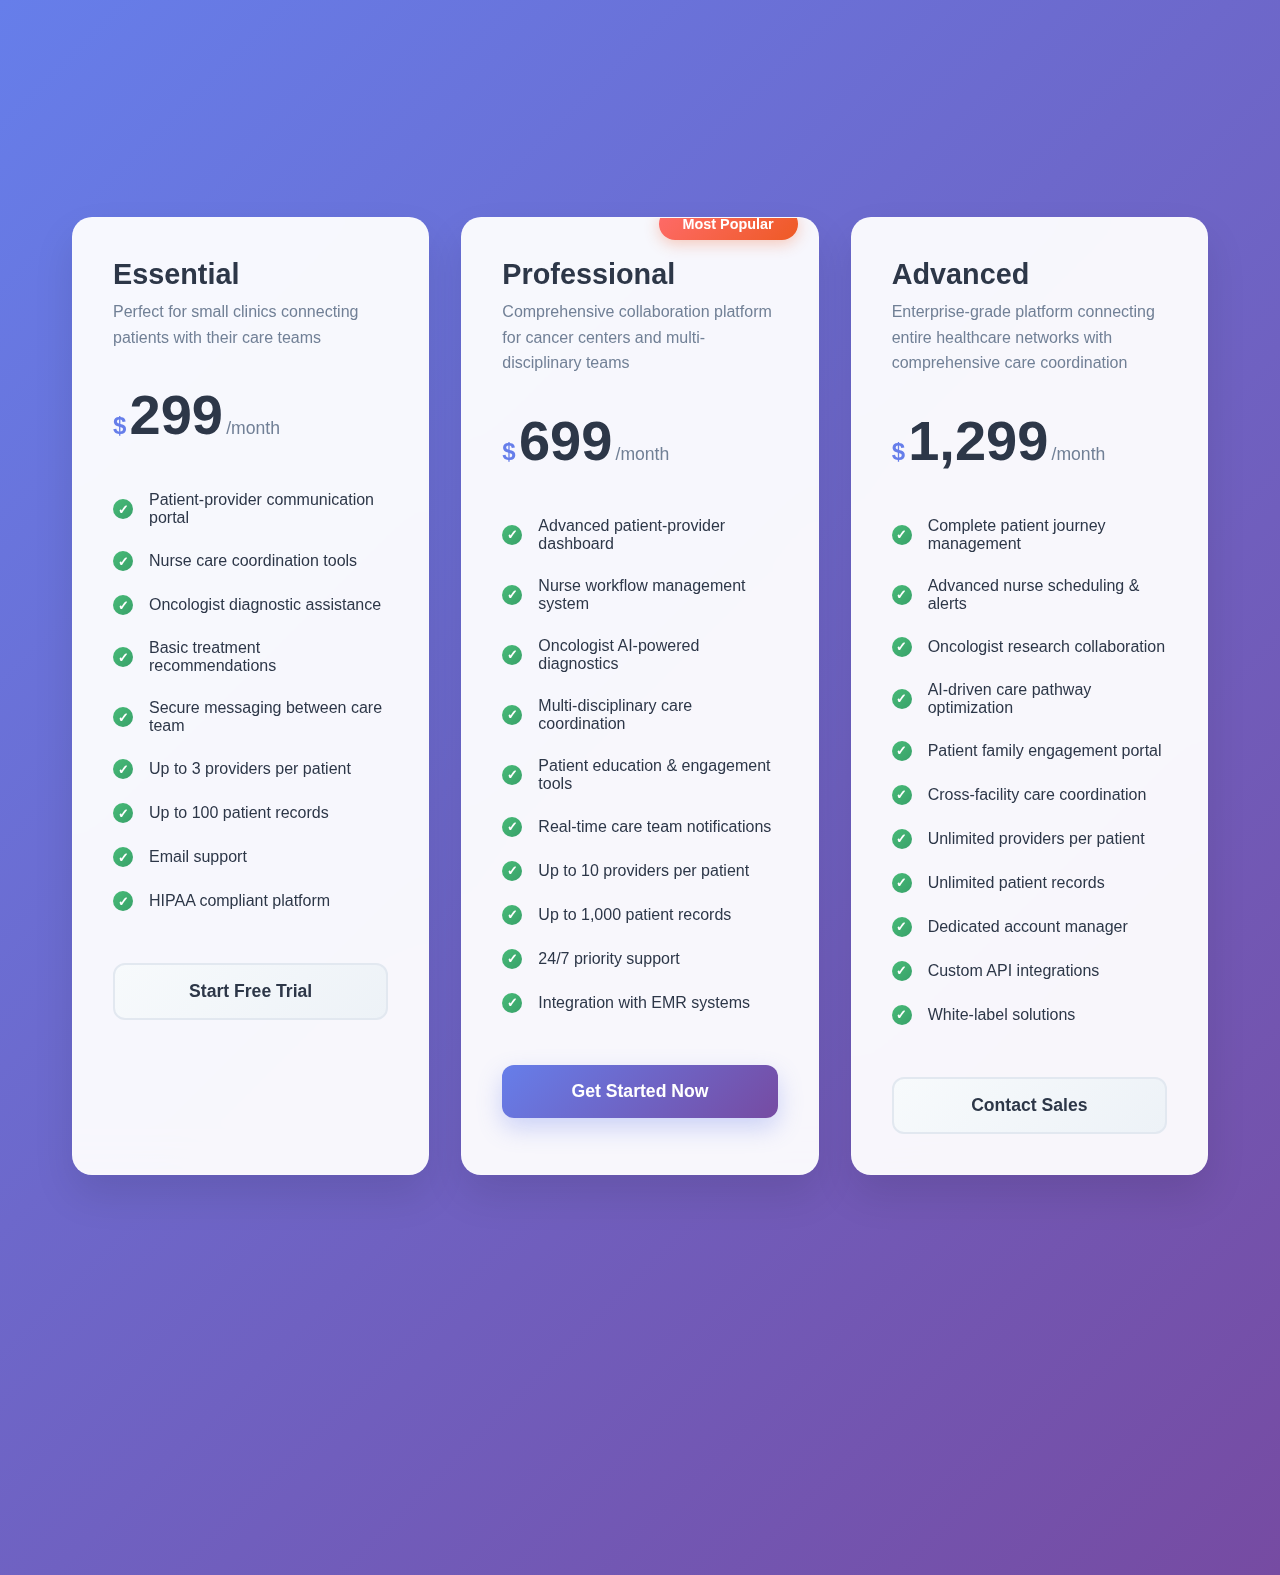
<file: templates/pricing.html>
<!DOCTYPE html>
<html lang="en">
<head>
    <meta charset="UTF-8">
    <meta name="viewport" content="width=device-width, initial-scale=1.0">
    <title>AI Cancer Care - Pricing</title>
    <style>
        * {
            margin: 0;
            padding: 0;
            box-sizing: border-box;
        }

        body {
            font-family: 'Segoe UI', Tahoma, Geneva, Verdana, sans-serif;
            background: linear-gradient(135deg, #667eea 0%, #764ba2 100%);
            min-height: 100vh;
            padding: 2rem 0;
        }

        .pricing-container {
            max-width: 1200px;
            margin: 0 auto;
            padding: 0 2rem;
        }

        .pricing-header {
            text-align: center;
            color: white;
            margin-bottom: 3rem;
            opacity: 0;
            transform: translateY(-30px);
            animation: fadeInUp 1s ease-out forwards;
        }

        .pricing-header h1 {
            font-size: 3rem;
            font-weight: 700;
            margin-bottom: 1rem;
            background: linear-gradient(45deg, #fff, #e0e7ff);
            -webkit-background-clip: text;
            -webkit-text-fill-color: transparent;
            background-clip: text;
        }

        .pricing-header p {
            font-size: 1.2rem;
            opacity: 0.9;
            max-width: 600px;
            margin: 0 auto;
        }

        .pricing-grid {
            display: grid;
            grid-template-columns: repeat(auto-fit, minmax(350px, 1fr));
            gap: 2rem;
            margin-bottom: 3rem;
        }

        .pricing-card {
            background: rgba(255, 255, 255, 0.95);
            border-radius: 20px;
            padding: 2.5rem;
            position: relative;
            backdrop-filter: blur(20px);
            border: 1px solid rgba(255, 255, 255, 0.2);
            box-shadow: 0 20px 40px rgba(0, 0, 0, 0.1);
            transform: translateY(50px);
            opacity: 0;
            transition: all 0.5s ease;
            overflow: hidden;
        }

        .pricing-card::before {
            content: '';
            position: absolute;
            top: 0;
            left: 0;
            right: 0;
            height: 4px;
            background: linear-gradient(90deg, #667eea, #764ba2);
            transform: scaleX(0);
            transition: transform 0.3s ease;
        }

        .pricing-card:hover::before {
            transform: scaleX(1);
        }

        .pricing-card.animate {
            transform: translateY(0);
            opacity: 1;
        }

        .pricing-card:hover {
            transform: translateY(-10px);
            box-shadow: 0 30px 60px rgba(0, 0, 0, 0.15);
        }

        .popular-badge {
            position: absolute;
            top: -10px;
            right: 20px;
            background: linear-gradient(135deg, #ff6b6b, #ee5a24);
            color: white;
            padding: 0.5rem 1.5rem;
            border-radius: 20px;
            font-size: 0.9rem;
            font-weight: 600;
            box-shadow: 0 4px 15px rgba(238, 90, 36, 0.3);
        }

        .plan-name {
            font-size: 1.8rem;
            font-weight: 700;
            color: #2d3748;
            margin-bottom: 0.5rem;
        }

        .plan-description {
            color: #718096;
            margin-bottom: 2rem;
            font-size: 1rem;
            line-height: 1.6;
        }

        .price {
            display: flex;
            align-items: baseline;
            margin-bottom: 2rem;
        }

        .currency {
            font-size: 1.5rem;
            color: #667eea;
            font-weight: 600;
        }

        .amount {
            font-size: 3.5rem;
            font-weight: 800;
            color: #2d3748;
            margin: 0 0.2rem;
        }

        .period {
            color: #718096;
            font-size: 1.1rem;
        }

        .features-list {
            list-style: none;
            margin-bottom: 2.5rem;
        }

        .features-list li {
            padding: 0.75rem 0;
            color: #2d3748;
            display: flex;
            align-items: center;
            font-size: 1rem;
            transition: all 0.3s ease;
        }

        .features-list li:hover {
            padding-left: 10px;
            color: #667eea;
        }

        .check-icon {
            width: 20px;
            height: 20px;
            background: linear-gradient(135deg, #48bb78, #38a169);
            border-radius: 50%;
            display: flex;
            align-items: center;
            justify-content: center;
            margin-right: 1rem;
            flex-shrink: 0;
        }

        .check-icon::after {
            content: '✓';
            color: white;
            font-size: 0.8rem;
            font-weight: bold;
        }

        .cta-button {
            width: 100%;
            padding: 1rem 2rem;
            border: none;
            border-radius: 12px;
            font-size: 1.1rem;
            font-weight: 600;
            cursor: pointer;
            transition: all 0.3s ease;
            position: relative;
            overflow: hidden;
        }

        .cta-primary {
            background: linear-gradient(135deg, #667eea, #764ba2);
            color: white;
            box-shadow: 0 10px 25px rgba(102, 126, 234, 0.3);
        }

        .cta-primary:hover {
            transform: translateY(-2px);
            box-shadow: 0 15px 35px rgba(102, 126, 234, 0.4);
        }

        .cta-secondary {
            background: linear-gradient(135deg, #f7fafc, #edf2f7);
            color: #2d3748;
            border: 2px solid #e2e8f0;
        }

        .cta-secondary:hover {
            background: linear-gradient(135deg, #edf2f7, #e2e8f0);
            transform: translateY(-2px);
        }

        .enterprise-section {
            background: rgba(255, 255, 255, 0.1);
            border-radius: 20px;
            padding: 3rem;
            text-align: center;
            color: white;
            backdrop-filter: blur(20px);
            border: 1px solid rgba(255, 255, 255, 0.2);
            opacity: 0;
            transform: translateY(30px);
            animation: fadeInUp 1s ease-out 1.5s forwards;
        }

        .enterprise-section h3 {
            font-size: 2rem;
            margin-bottom: 1rem;
            background: linear-gradient(45deg, #fff, #e0e7ff);
            -webkit-background-clip: text;
            -webkit-text-fill-color: transparent;
            background-clip: text;
        }

        .enterprise-section p {
            font-size: 1.1rem;
            opacity: 0.9;
            margin-bottom: 2rem;
            max-width: 600px;
            margin-left: auto;
            margin-right: auto;
        }

        .contact-button {
            background: linear-gradient(135deg, #ff6b6b, #ee5a24);
            color: white;
            padding: 1rem 2.5rem;
            border: none;
            border-radius: 12px;
            font-size: 1.1rem;
            font-weight: 600;
            cursor: pointer;
            transition: all 0.3s ease;
            box-shadow: 0 10px 25px rgba(255, 107, 107, 0.3);
        }

        .contact-button:hover {
            transform: translateY(-3px);
            box-shadow: 0 15px 35px rgba(255, 107, 107, 0.4);
        }

        /* Contact Modal Styles */
        .modal {
            display: none;
            position: fixed;
            z-index: 1000;
            left: 0;
            top: 0;
            width: 100%;
            height: 100%;
            background: rgba(0, 0, 0, 0.6);
            backdrop-filter: blur(10px);
            opacity: 0;
            transition: opacity 0.3s ease;
        }

        .modal.show {
            display: flex;
            align-items: center;
            justify-content: center;
            opacity: 1;
        }

        .modal-content {
            background: linear-gradient(135deg, rgba(255, 255, 255, 0.95), rgba(255, 255, 255, 0.9));
            border-radius: 20px;
            padding: 3rem;
            margin: 2rem;
            max-width: 600px;
            width: 100%;
            max-height: 90vh;
            overflow-y: auto;
            position: relative;
            backdrop-filter: blur(20px);
            border: 1px solid rgba(255, 255, 255, 0.2);
            box-shadow: 0 30px 60px rgba(0, 0, 0, 0.3);
            transform: scale(0.9) translateY(30px);
            transition: all 0.3s ease;
        }

        .modal.show .modal-content {
            transform: scale(1) translateY(0);
        }

        .close {
            position: absolute;
            top: 1.5rem;
            right: 2rem;
            color: #718096;
            font-size: 2rem;
            font-weight: bold;
            cursor: pointer;
            transition: all 0.3s ease;
            width: 40px;
            height: 40px;
            display: flex;
            align-items: center;
            justify-content: center;
            border-radius: 50%;
        }

        .close:hover {
            color: #2d3748;
            background: rgba(113, 128, 150, 0.1);
            transform: rotate(90deg);
        }

        .modal-content h2 {
            color: #2d3748;
            font-size: 2rem;
            font-weight: 700;
            margin-bottom: 2rem;
            background: linear-gradient(135deg, #667eea, #764ba2);
            -webkit-background-clip: text;
            -webkit-text-fill-color: transparent;
            background-clip: text;
        }

        .form-group {
            margin-bottom: 1.5rem;
        }

        .form-group label {
            display: block;
            color: #2d3748;
            font-weight: 600;
            margin-bottom: 0.5rem;
            font-size: 1rem;
        }

        .form-group input,
        .form-group textarea {
            width: 100%;
            padding: 1rem;
            border: 2px solid #e2e8f0;
            border-radius: 12px;
            font-size: 1rem;
            transition: all 0.3s ease;
            background: rgba(255, 255, 255, 0.8);
            backdrop-filter: blur(10px);
        }

        .form-group input:focus,
        .form-group textarea:focus {
            outline: none;
            border-color: #667eea;
            box-shadow: 0 0 0 3px rgba(102, 126, 234, 0.1);
            background: rgba(255, 255, 255, 0.95);
            transform: translateY(-2px);
        }

        .form-group textarea {
            resize: vertical;
            min-height: 120px;
            font-family: inherit;
        }

        .submit-btn {
            width: 100%;
            background: linear-gradient(135deg, #667eea, #764ba2);
            color: white;
            border: none;
            padding: 1.2rem 2rem;
            border-radius: 12px;
            font-size: 1.1rem;
            font-weight: 600;
            cursor: pointer;
            transition: all 0.3s ease;
            box-shadow: 0 10px 25px rgba(102, 126, 234, 0.3);
            margin-top: 1rem;
        }

        .submit-btn:hover {
            transform: translateY(-3px);
            box-shadow: 0 15px 35px rgba(102, 126, 234, 0.4);
        }

        .submit-btn:active {
            transform: translateY(-1px);
        }

        /* Loading state for submit button */
        .submit-btn.loading {
            opacity: 0.7;
            cursor: not-allowed;
            position: relative;
        }

        .submit-btn.loading::after {
            content: '';
            position: absolute;
            width: 20px;
            height: 20px;
            margin: auto;
            border: 2px solid transparent;
            border-top-color: white;
            border-radius: 50%;
            animation: spin 1s linear infinite;
            top: 50%;
            left: 50%;
            transform: translate(-50%, -50%);
        }

        /* Subscription Status Styles */
        .subscription-status {
            position: fixed;
            top: 2rem;
            right: 2rem;
            z-index: 999;
            background: linear-gradient(135deg, rgba(255, 255, 255, 0.95), rgba(255, 255, 255, 0.9));
            backdrop-filter: blur(20px);
            border-radius: 50px;
            padding: 1rem 1.5rem;
            border: 1px solid rgba(255, 255, 255, 0.2);
            box-shadow: 0 10px 30px rgba(0, 0, 0, 0.1);
            transform: translateX(300px);
            opacity: 0;
            transition: all 0.5s ease;
        }

        .subscription-status.show {
            transform: translateX(0);
            opacity: 1;
        }

        .status-indicator {
            display: flex;
            align-items: center;
            gap: 0.75rem;
        }

        #statusText {
            color: #2d3748;
            font-weight: 600;
            font-size: 0.9rem;
            white-space: nowrap;
        }

        .status-dot {
            width: 12px;
            height: 12px;
            border-radius: 50%;
            background: #e2e8f0;
            transition: all 0.3s ease;
            position: relative;
        }

        /* Status dot states */
        .status-dot.checking {
            background: linear-gradient(135deg, #667eea, #764ba2);
            animation: pulse 2s infinite;
        }

        .status-dot.active {
            background: linear-gradient(135deg, #48bb78, #38a169);
            box-shadow: 0 0 10px rgba(72, 187, 120, 0.4);
        }

        .status-dot.inactive {
            background: linear-gradient(135deg, #f56565, #e53e3e);
            box-shadow: 0 0 10px rgba(245, 101, 101, 0.4);
        }

        .status-dot.warning {
            background: linear-gradient(135deg, #ed8936, #dd6b20);
            box-shadow: 0 0 10px rgba(237, 137, 54, 0.4);
        }

        /* Animations */
        @keyframes spin {
            0% { transform: translate(-50%, -50%) rotate(0deg); }
            100% { transform: translate(-50%, -50%) rotate(360deg); }
        }

        @keyframes pulse {
            0%, 100% {
                transform: scale(1);
                opacity: 1;
            }
            50% {
                transform: scale(1.2);
                opacity: 0.7;
            }
        }

        /* Responsive styles for modal */
        @media (max-width: 768px) {
            .modal-content {
                margin: 1rem;
                padding: 2rem;
                border-radius: 16px;
            }
            
            .modal-content h2 {
                font-size: 1.5rem;
                margin-bottom: 1.5rem;
            }
            
            .close {
                top: 1rem;
                right: 1rem;
                font-size: 1.5rem;
                width: 35px;
                height: 35px;
            }
            
            .subscription-status {
                top: 1rem;
                right: 1rem;
                padding: 0.75rem 1rem;
                border-radius: 30px;
            }
            
            #statusText {
                font-size: 0.8rem;
            }
            
            .status-dot {
                width: 10px;
                height: 10px;
            }
        }

        /* Success message styles */
        .success-message {
            background: linear-gradient(135deg, #48bb78, #38a169);
            color: white;
            padding: 1rem;
            border-radius: 12px;
            margin-bottom: 1rem;
            display: none;
            align-items: center;
            gap: 0.5rem;
            animation: slideDown 0.5s ease;
        }

        .success-message.show {
            display: flex;
        }

        .success-message::before {
            content: '✓';
            font-weight: bold;
            font-size: 1.2rem;
        }

        .error-message {
            background: linear-gradient(135deg, #f56565, #e53e3e);
            color: white;
            padding: 1rem;
            border-radius: 12px;
            margin-bottom: 1rem;
            display: none;
            align-items: center;
            gap: 0.5rem;
            animation: slideDown 0.5s ease;
        }

        .error-message.show {
            display: flex;
        }

        .error-message::before {
            content: '⚠';
            font-weight: bold;
            font-size: 1.2rem;
        }

        @keyframes slideDown {
            from {
                opacity: 0;
                transform: translateY(-10px);
            }
            to {
                opacity: 1;
                transform: translateY(0);
            }
        }

        @keyframes fadeInUp {
            to {
                opacity: 1;
                transform: translateY(0);
            }
        }

        @keyframes slideInLeft {
            from {
                opacity: 0;
                transform: translateX(-50px);
            }
            to {
                opacity: 1;
                transform: translateX(0);
            }
        }

        @keyframes slideInRight {
            from {
                opacity: 0;
                transform: translateX(50px);
            }
            to {
                opacity: 1;
                transform: translateX(0);
            }
        }

        .card-1 { animation: slideInLeft 0.8s ease-out 0.5s forwards; }
        .card-2 { animation: fadeInUp 0.8s ease-out 0.7s forwards; }
        .card-3 { animation: slideInRight 0.8s ease-out 0.9s forwards; }

        @media (max-width: 768px) {
            .pricing-header h1 {
                font-size: 2.5rem;
            }
            
            .pricing-grid {
                grid-template-columns: 1fr;
                gap: 1.5rem;
            }
            
            .pricing-card {
                padding: 2rem;
            }
            
            .amount {
                font-size: 2.5rem;
            }
        }
    </style>
</head>
<body>
    <div class="pricing-container">
        <div class="pricing-header">
            <h1>Choose Your Care Plan</h1>
            <p>Connect patients, nurses, and oncologists with AI-driven cancer care solutions. Select the plan that best fits your collaborative healthcare needs and start transforming patient outcomes together.</p>
        </div>

        <div class="pricing-grid">
            <!-- Essential Plan -->
            <div class="pricing-card card-1">
                <div class="plan-name">Essential</div>
                <div class="plan-description">Perfect for small clinics connecting patients with their care teams</div>
                <div class="price">
                    <span class="currency">$</span>
                    <span class="amount">299</span>
                    <span class="period">/month</span>
                </div>
                <ul class="features-list">
                    <li><span class="check-icon"></span>Patient-provider communication portal</li>
                    <li><span class="check-icon"></span>Nurse care coordination tools</li>
                    <li><span class="check-icon"></span>Oncologist diagnostic assistance</li>
                    <li><span class="check-icon"></span>Basic treatment recommendations</li>
                    <li><span class="check-icon"></span>Secure messaging between care team</li>
                    <li><span class="check-icon"></span>Up to 3 providers per patient</li>
                    <li><span class="check-icon"></span>Up to 100 patient records</li>
                    <li><span class="check-icon"></span>Email support</li>
                    <li><span class="check-icon"></span>HIPAA compliant platform</li>
                </ul>
                <button class="cta-button cta-secondary">Start Free Trial</button>
            </div>

            <!-- Professional Plan -->
            <div class="pricing-card card-2">
                <div class="popular-badge">Most Popular</div>
                <div class="plan-name">Professional</div>
                <div class="plan-description">Comprehensive collaboration platform for cancer centers and multi-disciplinary teams</div>
                <div class="price">
                    <span class="currency">$</span>
                    <span class="amount">699</span>
                    <span class="period">/month</span>
                </div>
                <ul class="features-list">
                    <li><span class="check-icon"></span>Advanced patient-provider dashboard</li>
                    <li><span class="check-icon"></span>Nurse workflow management system</li>
                    <li><span class="check-icon"></span>Oncologist AI-powered diagnostics</li>
                    <li><span class="check-icon"></span>Multi-disciplinary care coordination</li>
                    <li><span class="check-icon"></span>Patient education & engagement tools</li>
                    <li><span class="check-icon"></span>Real-time care team notifications</li>
                    <li><span class="check-icon"></span>Up to 10 providers per patient</li>
                    <li><span class="check-icon"></span>Up to 1,000 patient records</li>
                    <li><span class="check-icon"></span>24/7 priority support</li>
                    <li><span class="check-icon"></span>Integration with EMR systems</li>
                </ul>
                <button class="cta-button cta-primary">Get Started Now</button>
            </div>

            <!-- Advanced Plan -->
            <div class="pricing-card card-3">
                <div class="plan-name">Advanced</div>
                <div class="plan-description">Enterprise-grade platform connecting entire healthcare networks with comprehensive care coordination</div>
                <div class="price">
                    <span class="currency">$</span>
                    <span class="amount">1,299</span>
                    <span class="period">/month</span>
                </div>
                <ul class="features-list">
                    <li><span class="check-icon"></span>Complete patient journey management</li>
                    <li><span class="check-icon"></span>Advanced nurse scheduling & alerts</li>
                    <li><span class="check-icon"></span>Oncologist research collaboration</li>
                    <li><span class="check-icon"></span>AI-driven care pathway optimization</li>
                    <li><span class="check-icon"></span>Patient family engagement portal</li>
                    <li><span class="check-icon"></span>Cross-facility care coordination</li>
                    <li><span class="check-icon"></span>Unlimited providers per patient</li>
                    <li><span class="check-icon"></span>Unlimited patient records</li>
                    <li><span class="check-icon"></span>Dedicated account manager</li>
                    <li><span class="check-icon"></span>Custom API integrations</li>
                    <li><span class="check-icon"></span>White-label solutions</li>
                </ul>
                <button class="cta-button cta-secondary">Contact Sales</button>
            </div>
        </div>

        <!-- Contact Modal -->
        <div id="contactModal" class="modal">
            <div class="modal-content">
                <span class="close">&times;</span>
                <h2>Contact Enterprise Team</h2>
                <form id="contactForm">
                    <div class="form-group">
                        <label for="name">Full Name *</label>
                        <input type="text" id="name" name="name" required>
                    </div>
                    <div class="form-group">
                        <label for="email">Email Address *</label>
                        <input type="email" id="email" name="email" required>
                    </div>
                    <div class="form-group">
                        <label for="organization">Organization *</label>
                        <input type="text" id="organization" name="organization" required>
                    </div>
                    <div class="form-group">
                        <label for="phone">Phone Number</label>
                        <input type="tel" id="phone" name="phone">
                    </div>
                    <div class="form-group">
                        <label for="message">Message *</label>
                        <textarea id="message" name="message" rows="4" required placeholder="Tell us about your organization's needs..."></textarea>
                    </div>
                    <button type="submit" class="submit-btn">Send Message</button>
                </form>
            </div>
        </div>

        <!-- Subscription Status Indicator -->
        <div id="subscriptionStatus" class="subscription-status" style="display: none;">
            <div class="status-indicator">
                <span id="statusText">Checking subscription...</span>
                <div id="statusDot" class="status-dot"></div>
            </div>
        </div>


        <div class="enterprise-section">
            <h3>Enterprise Healthcare Networks</h3>
            <p>Connect entire healthcare systems with seamless patient, nurse, and oncologist collaboration. Our enterprise team will create a custom platform that unifies your care teams, streamlines communication, and enhances patient outcomes across multiple facilities and specialties.</p>
            <button class="contact-button">Schedule Consultation</button>
        </div>
    </div>

    <script src="https://js.stripe.com/v3/"></script>

    <script>
        // Intersection Observer for scroll animations
        const observerOptions = {
            threshold: 0.1,
            rootMargin: '0px 0px -50px 0px'
        };

        const observer = new IntersectionObserver((entries) => {
            entries.forEach(entry => {
                if (entry.isIntersecting) {
                    entry.target.classList.add('animate');
                }
            });
        }, observerOptions);

        document.querySelectorAll('.pricing-card').forEach(card => {
            observer.observe(card);
        });

        // Add click handlers for buttons
        document.querySelectorAll('.cta-button, .contact-button').forEach(button => {
            button.addEventListener('click', function() {
                const planName = this.closest('.pricing-card')?.querySelector('.plan-name')?.textContent || 'Enterprise';
                console.log(`Selected plan: ${planName}`);
                
                // Add a subtle animation feedback
                this.style.transform = 'scale(0.95)';
                setTimeout(() => {
                    this.style.transform = '';
                }, 150);
                
                // Here you would typically redirect to signup/contact form
                alert(`Thank you for your interest in the ${planName} plan! Redirecting to signup...`);
            });
        });

        // Add hover effects for feature list items
        document.querySelectorAll('.features-list li').forEach(item => {
            item.addEventListener('mouseenter', function() {
                this.style.transform = 'translateX(5px)';
            });
            
            item.addEventListener('mouseleave', function() {
                this.style.transform = 'translateX(0)';
            });
        });

         // Configuration
        const API_BASE_URL = '/api';
        const STRIPE_PUBLISHABLE_KEY = 'pk_test_your_stripe_key'; // Replace with your actual key
        const stripe = Stripe(STRIPE_PUBLISHABLE_KEY);

        // Utility functions
        function getAuthToken() {
            return localStorage.getItem('authToken');
        }

        function showNotification(message, type = 'info') {
            const notification = document.createElement('div');
            notification.className = `notification ${type}`;
            notification.textContent = message;
            document.body.appendChild(notification);
            
            setTimeout(() => {
                notification.remove();
            }, 5000);
        }

        // Subscription Status Management
        async function checkSubscriptionStatus() {
            const token = getAuthToken();
            if (!token) return;

            try {
                const response = await fetch(`${API_BASE_URL}/subscription/status`, {
                    headers: {
                        'Authorization': `Bearer ${token}`,
                        'Content-Type': 'application/json'
                    }
                });

                if (response.ok) {
                    const data = await response.json();
                    updateSubscriptionUI(data.subscription);
                } else if (response.status === 404) {
                    updateSubscriptionUI(null);
                }
            } catch (error) {
                console.error('Error checking subscription status:', error);
            }
        }

        function updateSubscriptionUI(subscription) {
            const statusElement = document.getElementById('subscriptionStatus');
            const statusText = document.getElementById('statusText');
            const statusDot = document.getElementById('statusDot');

            if (!subscription) {
                statusElement.style.display = 'none';
                return;
            }

            statusElement.style.display = 'block';
            
            switch (subscription.status) {
                case 'ACTIVE':
                    statusText.textContent = `${subscription.plan} Plan - Active`;
                    statusDot.className = 'status-dot active';
                    break;
                case 'INACTIVE':
                    statusText.textContent = `${subscription.plan} Plan - Payment Required`;
                    statusDot.className = 'status-dot inactive';
                    break;
                case 'CANCELLED':
                    statusText.textContent = `${subscription.plan} Plan - Cancelled`;
                    statusDot.className = 'status-dot cancelled';
                    break;
                default:
                    statusText.textContent = `${subscription.plan} Plan - ${subscription.status}`;
                    statusDot.className = 'status-dot';
            }
        }

        // Stripe Integration
        async function handleSubscription(planName, price) {
            const token = getAuthToken();
            if (!token) {
                alert('Please log in to subscribe');
                return;
            }

            try {
                // Create checkout session
                const response = await fetch(`${API_BASE_URL}/create-checkout-session`, {
                    method: 'POST',
                    headers: {
                        'Authorization': `Bearer ${token}`,
                        'Content-Type': 'application/json'
                    },
                    body: JSON.stringify({
                        plan: planName,
                        price: price
                    })
                });

                if (response.ok) {
                    const { sessionId } = await response.json();
                    const { error } = await stripe.redirectToCheckout({ sessionId });
                    
                    if (error) {
                        showNotification('Payment failed. Please try again.', 'error');
                    }
                } else {
                    showNotification('Failed to create checkout session', 'error');
                }
            } catch (error) {
                console.error('Subscription error:', error);
                showNotification('An error occurred. Please try again.', 'error');
            }
        }

        // Contact Form Management
        function showContactModal() {
            const modal = document.getElementById('contactModal');
            modal.style.display = 'block';
        }

        function hideContactModal() {
            const modal = document.getElementById('contactModal');
            modal.style.display = 'none';
            document.getElementById('contactForm').reset();
        }

        async function submitContactForm(formData) {
            try {
                const response = await fetch(`${API_BASE_URL}/contact`, {
                    method: 'POST',
                    headers: {
                        'Content-Type': 'application/json'
                    },
                    body: JSON.stringify(formData)
                });

                const data = await response.json();

                if (response.ok) {
                    showNotification(data.message, 'success');
                    hideContactModal();
                } else {
                    showNotification(data.message || 'Failed to submit form', 'error');
                }
            } catch (error) {
                console.error('Contact form error:', error);
                showNotification('Failed to submit form. Please try again.', 'error');
            }
        }

        // Event Listeners
        document.addEventListener('DOMContentLoaded', function() {
            // Check subscription status on load
            checkSubscriptionStatus();

            // Intersection Observer for scroll animations
            const observerOptions = {
                threshold: 0.1,
                rootMargin: '0px 0px -50px 0px'
            };

            const observer = new IntersectionObserver((entries) => {
                entries.forEach(entry => {
                    if (entry.isIntersecting) {
                        entry.target.classList.add('animate');
                    }
                });
            }, observerOptions);

            document.querySelectorAll('.pricing-card').forEach(card => {
                observer.observe(card);
            });

            // Plan selection handlers
            document.querySelectorAll('.cta-button').forEach(button => {
                button.addEventListener('click', function() {
                    const card = this.closest('.pricing-card');
                    const planName = card.querySelector('.plan-name').textContent;
                    const amount = card.querySelector('.amount').textContent;
                    
                    // Add animation feedback
                    this.style.transform = 'scale(0.95)';
                    setTimeout(() => {
                        this.style.transform = '';
                    }, 150);

                    if (this.textContent.includes('Contact Sales')) {
                        showContactModal();
                    } else {
                        handleSubscription(planName, parseInt(amount));
                    }
                });
            });

            // Enterprise contact button
            document.querySelector('.contact-button').addEventListener('click', showContactModal);

            // Modal close handlers
            document.querySelector('.close').addEventListener('click', hideContactModal);
            
            window.addEventListener('click', function(event) {
                const modal = document.getElementById('contactModal');
                if (event.target === modal) {
                    hideContactModal();
                }
            });

            // Contact form submission
            document.getElementById('contactForm').addEventListener('submit', function(e) {
                e.preventDefault();
                
                const formData = {
                    name: document.getElementById('name').value,
                    email: document.getElementById('email').value,
                    organization: document.getElementById('organization').value,
                    phone: document.getElementById('phone').value,
                    message: document.getElementById('message').value
                };

                submitContactForm(formData);
            });

            // Feature list hover effects
            document.querySelectorAll('.features-list li').forEach(item => {
                item.addEventListener('mouseenter', function() {
                    this.style.transform = 'translateX(5px)';
                });
                
                item.addEventListener('mouseleave', function() {
                    this.style.transform = 'translateX(0)';
                });
            });
        });

        // Handle URL parameters (for Stripe redirects)
        const urlParams = new URLSearchParams(window.location.search);
        const sessionId = urlParams.get('session_id');
        const success = urlParams.get('success');
        const cancelled = urlParams.get('cancelled');

        if (success === 'true') {
            showNotification('Subscription activated successfully!', 'success');
            checkSubscriptionStatus(); // Refresh status
        } else if (cancelled === 'true') {
            showNotification('Subscription cancelled', 'info');
        }

    </script>
</body>
</html>
</file>
